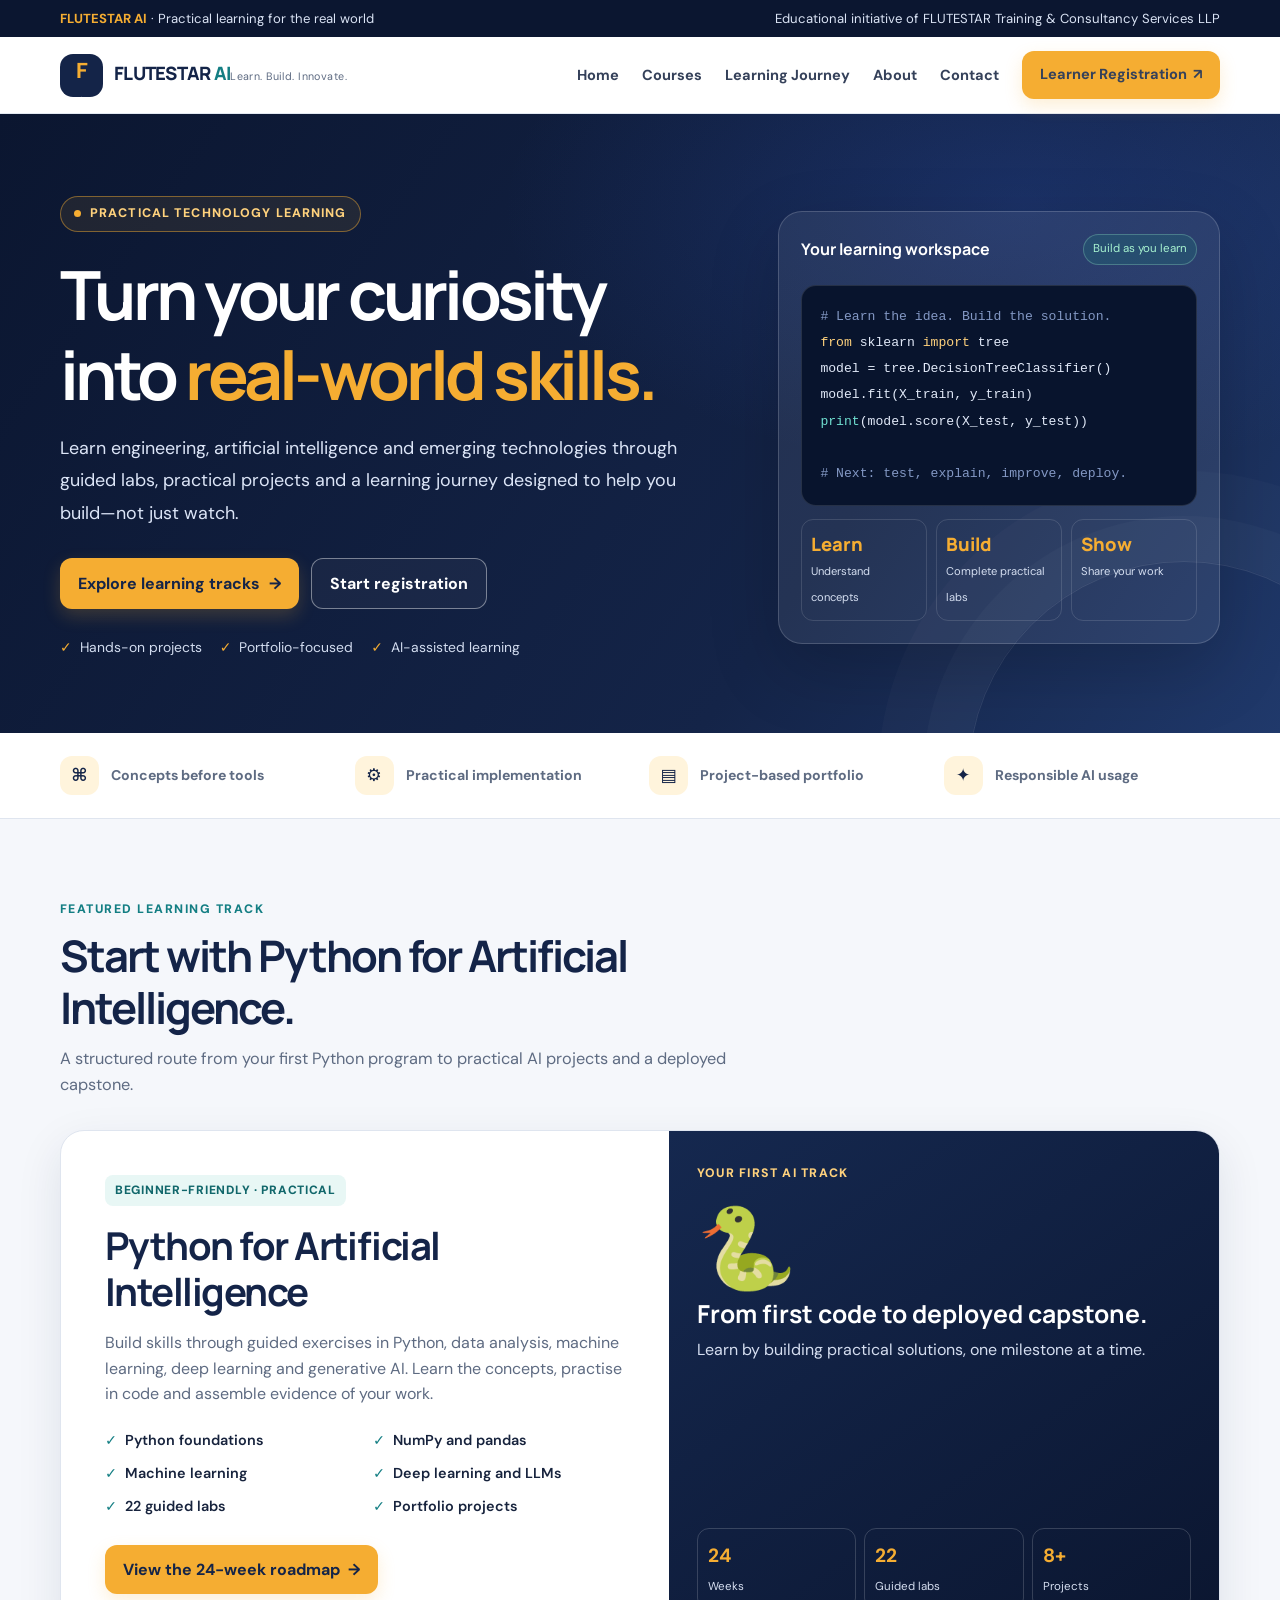
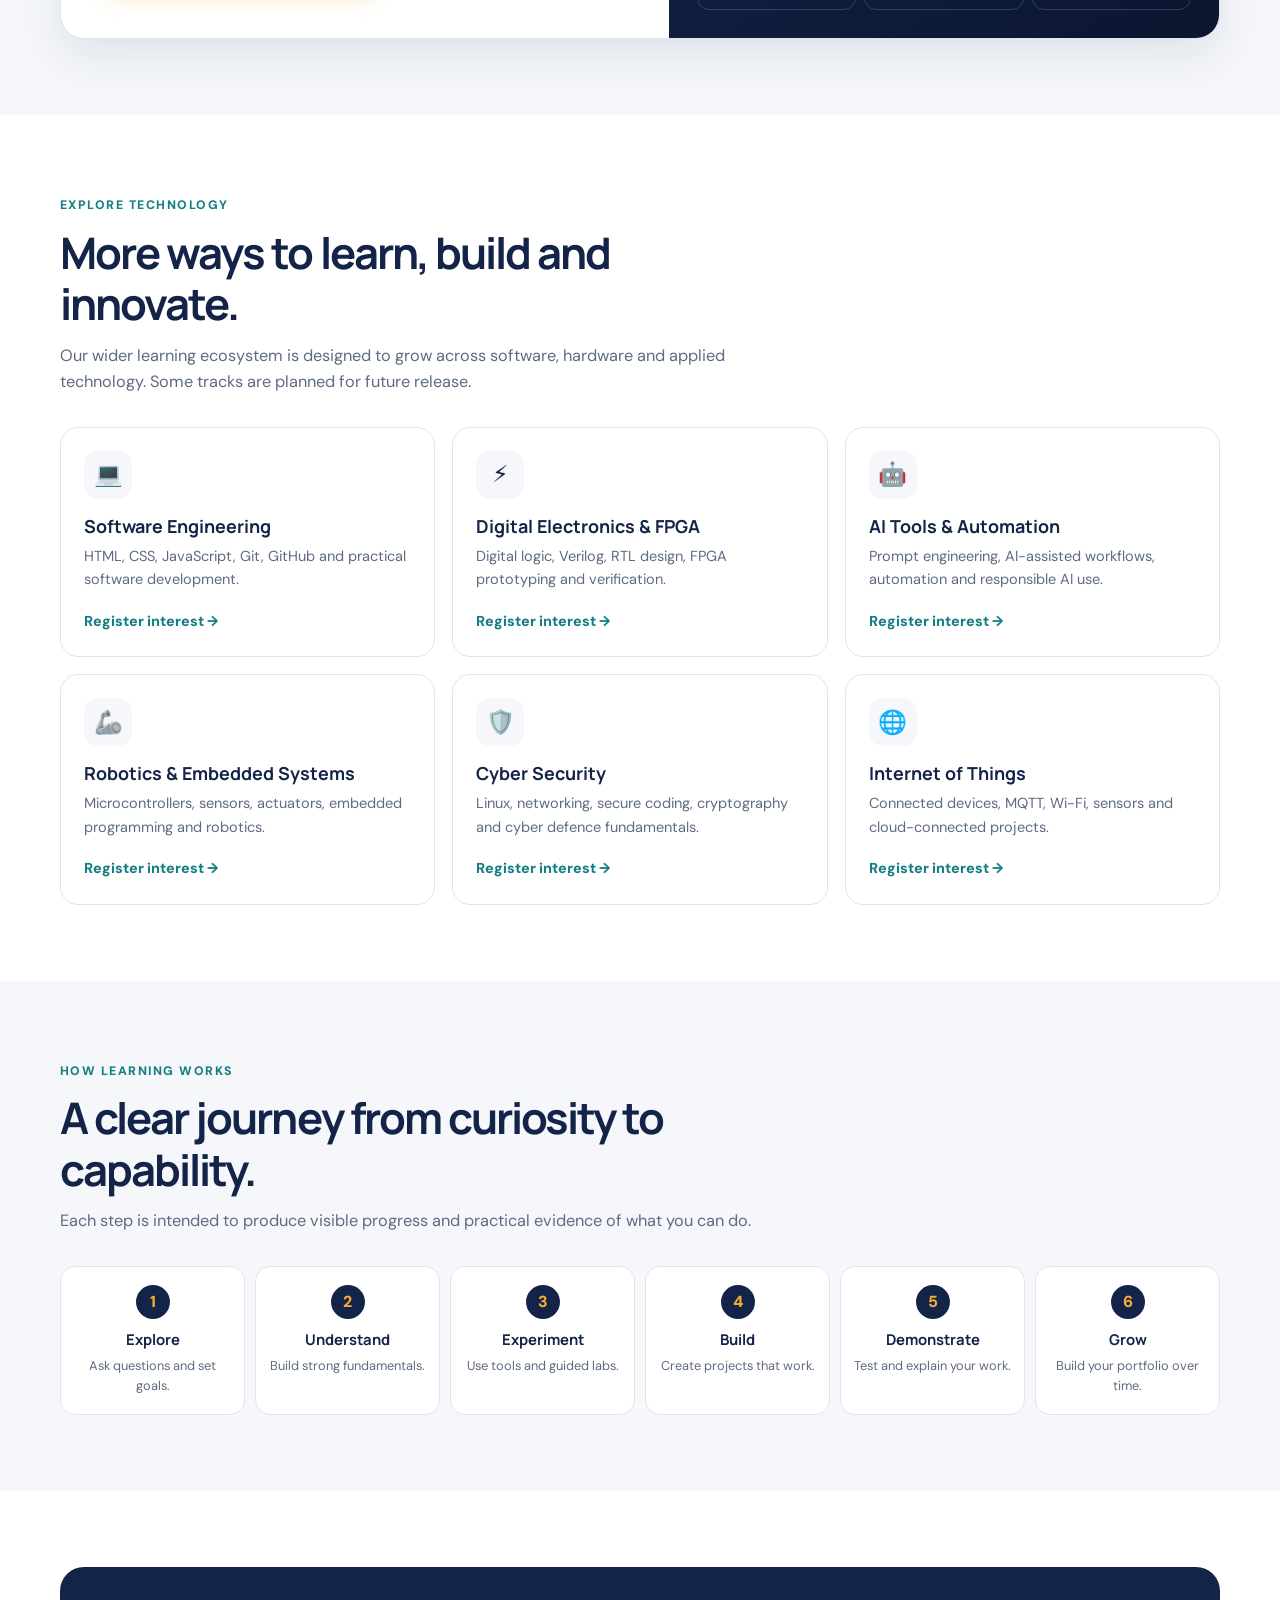
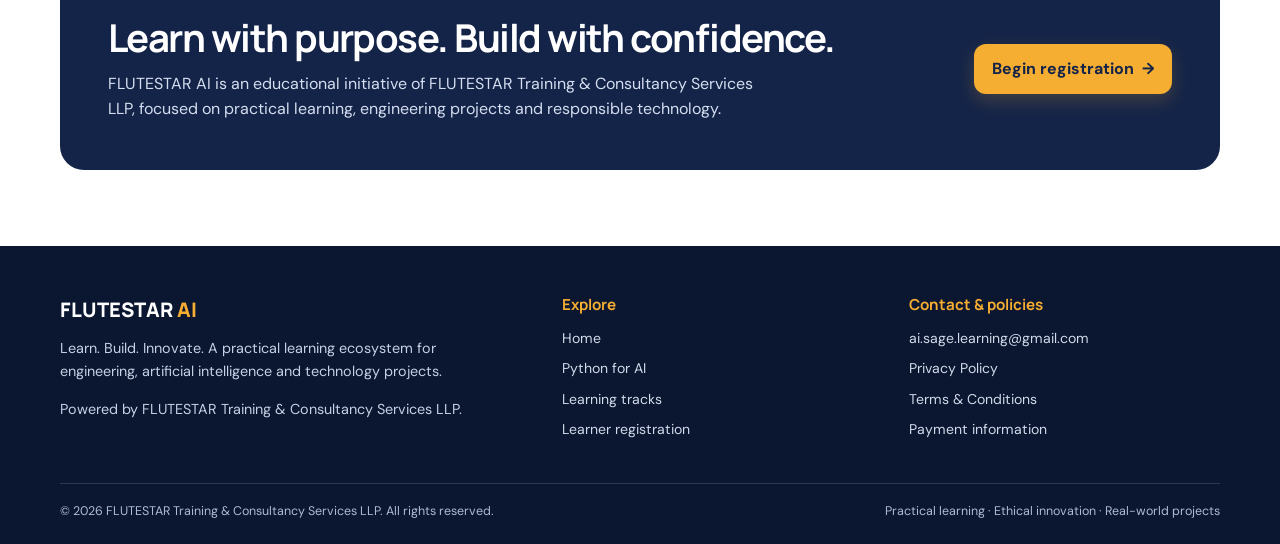
<file: index.html>
<!DOCTYPE html>
<html lang="en">
<head>
  <meta charset="UTF-8">
  <meta name="viewport" content="width=device-width, initial-scale=1">
  <meta name="theme-color" content="#142448">
  <title>FLUTESTAR AI | Learn. Build. Innovate.</title>
  <meta name="description" content="Practical technology learning through guided labs, real-world projects and AI-assisted learning, powered by FLUTESTAR Training & Consultancy Services LLP.">
  <link rel="preconnect" href="https://fonts.googleapis.com">
  <link rel="preconnect" href="https://fonts.gstatic.com" crossorigin>
  <link href="https://fonts.googleapis.com/css2?family=DM+Sans:wght@400;500;600;700&family=Manrope:wght@400;500;600;700;800&display=swap" rel="stylesheet">
  <style>
    :root{--navy:#142448;--navy2:#0b1630;--amber:#f5ad32;--amber-light:#fff4dc;--ink:#17233d;--muted:#5e6b82;--line:#dfe5ef;--soft:#f5f7fb;--white:#fff;--teal:#137e83;--blue:#315bc8;--radius:20px;--shadow:0 16px 45px rgba(18,36,72,.10)}
    *{box-sizing:border-box}html{scroll-behavior:smooth;scroll-padding-top:88px}body{margin:0;font-family:"DM Sans",system-ui,sans-serif;color:var(--ink);background:#fff;line-height:1.6}a{color:inherit}button,a{-webkit-tap-highlight-color:transparent}.container{width:min(1160px,calc(100% - 40px));margin-inline:auto}
    .topline{background:var(--navy2);color:#dbe4f5;font-size:.82rem;padding:8px 0}.topline .container{display:flex;justify-content:space-between;gap:12px;flex-wrap:wrap}.topline strong{color:var(--amber)}
    header{position:sticky;top:0;z-index:20;background:rgba(255,255,255,.96);backdrop-filter:blur(14px);border-bottom:1px solid rgba(223,229,239,.85)}.navbar{min-height:76px;display:flex;align-items:center;justify-content:space-between;gap:24px}.brand{display:flex;align-items:center;gap:11px;text-decoration:none;min-width:230px}.brand-mark{width:43px;height:43px;border-radius:13px;background:var(--navy);color:var(--amber);display:grid;place-items:center;font-size:1.35rem;font-weight:800}.brand-name{font:800 1.15rem Manrope,sans-serif;letter-spacing:-.04em;color:var(--navy);line-height:1.15}.brand-name span{color:var(--teal)}.brand-caption{font-size:.67rem;color:var(--muted);letter-spacing:.04em;margin-top:4px}.nav-links{display:flex;align-items:center;gap:23px;list-style:none;margin:0;padding:0}.nav-links a{text-decoration:none;font-weight:700;font-size:.91rem;color:#35415a}.nav-links a:hover{color:var(--teal)}.nav-cta,.btn{display:inline-flex;align-items:center;justify-content:center;gap:9px;text-decoration:none;font-weight:700;border-radius:12px;padding:12px 18px;transition:transform .18s,box-shadow .18s,background .18s}.nav-cta,.btn-primary{background:var(--amber);color:var(--navy);box-shadow:0 7px 18px rgba(245,173,50,.20)}.nav-cta:hover,.btn:hover{transform:translateY(-2px)}.menu-toggle{display:none;border:1px solid var(--line);background:#fff;border-radius:10px;padding:9px 12px;font-size:1.2rem;color:var(--navy)}
    .hero{position:relative;overflow:hidden;background:radial-gradient(ellipse at 80% 15%,rgba(49,91,200,.24),transparent 36%),linear-gradient(125deg,var(--navy2),var(--navy) 66%,#20396b);color:white;padding:82px 0 74px}.hero:after{content:"";position:absolute;width:430px;height:430px;border:1px solid rgba(255,255,255,.10);border-radius:50%;right:-120px;bottom:-260px;box-shadow:0 0 0 45px rgba(255,255,255,.025),0 0 0 90px rgba(255,255,255,.02)}.hero-grid{display:grid;grid-template-columns:minmax(0,1.2fr) minmax(300px,.8fr);gap:56px;align-items:center;position:relative;z-index:1}.eyebrow{display:inline-flex;align-items:center;gap:9px;border:1px solid rgba(245,173,50,.45);background:rgba(245,173,50,.09);color:#ffd27d;border-radius:999px;padding:7px 13px;font-size:.78rem;font-weight:800;letter-spacing:.09em;text-transform:uppercase}.eyebrow:before{content:"";width:7px;height:7px;background:var(--amber);border-radius:50%}h1,h2,h3,h4{font-family:Manrope,system-ui,sans-serif;line-height:1.18}h1{font-size:clamp(2.6rem,5.3vw,4.5rem);letter-spacing:-.055em;margin:22px 0 18px;max-width:760px}h1 em{font-style:normal;color:var(--amber)}.hero-copy{font-size:1.12rem;line-height:1.8;color:#dce5f7;max-width:650px}.hero-actions{display:flex;gap:12px;flex-wrap:wrap;margin-top:29px}.btn-outline{border:1px solid rgba(255,255,255,.42);color:#fff;background:rgba(255,255,255,.04)}.hero-trust{display:flex;flex-wrap:wrap;gap:18px;margin-top:27px;color:#d2dcef;font-size:.87rem}.hero-trust span:before{content:"✓";color:var(--amber);font-weight:900;margin-right:8px}.hero-panel{background:rgba(255,255,255,.07);border:1px solid rgba(255,255,255,.17);border-radius:24px;padding:22px;box-shadow:0 25px 70px rgba(0,0,0,.18)}.panel-top{display:flex;align-items:center;justify-content:space-between;gap:10px;margin-bottom:20px}.panel-top strong{font:700 1rem Manrope,sans-serif}.status{font-size:.72rem;color:#a7f3d0;background:rgba(16,185,129,.13);border:1px solid rgba(167,243,208,.28);padding:5px 9px;border-radius:999px}.code-window{background:#08142d;border:1px solid rgba(255,255,255,.12);border-radius:15px;padding:18px;overflow:auto;font:500 .82rem/2 "SFMono-Regular",Consolas,monospace;color:#e1e9f8}.code-muted{color:#8398c4}.code-amber{color:#ffd27d}.code-teal{color:#70e0d1}.panel-bottom{display:grid;grid-template-columns:repeat(3,1fr);gap:9px;margin-top:13px}.mini-stat{border:1px solid rgba(255,255,255,.13);border-radius:12px;padding:11px 9px}.mini-stat b{display:block;color:var(--amber);font:800 1.15rem Manrope,sans-serif}.mini-stat span{font-size:.7rem;color:#d4def0}
    .trust-strip{border-bottom:1px solid var(--line);background:#fff}.trust-grid{display:grid;grid-template-columns:repeat(4,1fr);gap:18px;padding:23px 0}.trust-item{display:flex;align-items:center;gap:12px;color:var(--muted);font-size:.88rem;font-weight:700}.trust-icon{flex:0 0 39px;width:39px;height:39px;display:grid;place-items:center;border-radius:12px;background:var(--amber-light);color:var(--navy);font-size:1.1rem}
    section{padding:76px 0}.section-head{max-width:720px;margin-bottom:32px}.kicker{color:var(--teal);font-weight:800;text-transform:uppercase;font-size:.77rem;letter-spacing:.12em}.section-head h2{font-size:clamp(2rem,3.4vw,2.8rem);letter-spacing:-.045em;margin:10px 0 13px;color:var(--navy)}.section-head p{color:var(--muted);font-size:1.02rem;margin:0}.featured{background:var(--soft)}.course-card{display:grid;grid-template-columns:minmax(0,1.05fr) minmax(300px,.95fr);overflow:hidden;background:#fff;border:1px solid var(--line);border-radius:24px;box-shadow:var(--shadow)}.course-content{padding:clamp(24px,4vw,44px)}.course-label{display:inline-block;background:#e8f7f5;color:#11676b;padding:6px 10px;border-radius:8px;font-size:.75rem;font-weight:800;letter-spacing:.06em;text-transform:uppercase}.course-content h3{font-size:clamp(1.8rem,3vw,2.4rem);letter-spacing:-.04em;color:var(--navy);margin:17px 0 12px}.course-content p{color:var(--muted)}.course-points{display:grid;grid-template-columns:1fr 1fr;gap:10px 16px;padding:0;margin:22px 0 27px;list-style:none}.course-points li{font-size:.9rem;font-weight:600}.course-points li:before{content:"✓";color:var(--teal);font-weight:900;margin-right:8px}.course-visual{padding:28px;background:linear-gradient(145deg,#15284f,#0b1630);display:flex;flex-direction:column;justify-content:space-between;color:#fff;min-height:330px}.course-visual .visual-tag{font-size:.77rem;color:#ffd27d;font-weight:800;letter-spacing:.1em;text-transform:uppercase}.course-visual .big-python{font-size:5rem;line-height:1;margin:24px 0 10px}.course-visual h4{font-size:1.55rem;margin:0 0 9px}.course-visual p{color:#d5def0;margin:0}.course-metrics{display:grid;grid-template-columns:repeat(3,1fr);gap:8px;margin-top:30px}.course-metrics div{border:1px solid rgba(255,255,255,.17);border-radius:12px;padding:12px 10px}.course-metrics b{display:block;color:var(--amber);font-size:1.2rem}.course-metrics span{font-size:.72rem;color:#d5def0}
    .paths{display:grid;grid-template-columns:repeat(3,1fr);gap:17px}.path-card{border:1px solid var(--line);border-radius:18px;padding:23px;background:#fff;transition:transform .18s,box-shadow .18s}.path-card:hover{transform:translateY(-3px);box-shadow:var(--shadow)}.path-icon{width:48px;height:48px;border-radius:14px;display:grid;place-items:center;background:var(--soft);font-size:1.45rem}.path-card h3{font-size:1.12rem;color:var(--navy);margin:17px 0 8px}.path-card p{font-size:.91rem;color:var(--muted);margin:0 0 16px}.text-link{color:var(--teal);font-weight:800;text-decoration:none;font-size:.9rem}.text-link:hover{text-decoration:underline}.planned{font-size:.72rem;color:var(--muted);background:var(--soft);padding:4px 8px;border-radius:7px;margin-left:6px}
    .journey-section{background:var(--soft)}.journey-grid{display:grid;grid-template-columns:repeat(6,1fr);gap:10px}.journey-step{background:#fff;border:1px solid var(--line);border-radius:15px;padding:18px 13px;text-align:center}.journey-num{width:34px;height:34px;border-radius:50%;display:grid;place-items:center;margin:0 auto 12px;background:var(--navy);color:var(--amber);font-weight:800}.journey-step h3{font-size:.93rem;margin:0 0 7px;color:var(--navy)}.journey-step p{font-size:.8rem;color:var(--muted);margin:0}
    .cta-band{background:var(--navy);color:#fff;border-radius:24px;padding:clamp(26px,5vw,48px);display:flex;justify-content:space-between;align-items:center;gap:24px}.cta-band h2{font-size:clamp(1.8rem,3vw,2.4rem);letter-spacing:-.04em;margin:0 0 10px}.cta-band p{color:#d5def0;margin:0;max-width:650px}.cta-band .btn{flex-shrink:0}
    footer{background:var(--navy2);color:#fff;padding:50px 0 22px}.footer-grid{display:grid;grid-template-columns:1.5fr 1fr 1fr;gap:35px;padding-bottom:34px}.footer-brand{font:800 1.25rem Manrope,sans-serif}.footer-brand span{color:var(--amber)}.footer-copy{max-width:420px;color:#c6d1e5;font-size:.9rem}.footer-col h3{font-size:.95rem;color:var(--amber);margin:0 0 13px}.footer-col a,.footer-col p{display:block;color:#d1daea;text-decoration:none;font-size:.88rem;margin:8px 0}.footer-col a:hover{color:var(--amber)}.footer-bottom{border-top:1px solid rgba(255,255,255,.14);padding-top:18px;display:flex;justify-content:space-between;gap:15px;flex-wrap:wrap;color:#aebbd3;font-size:.78rem}.footer-bottom p{margin:0}
    @media(max-width:900px){.nav-links{gap:13px}.nav-links a{font-size:.83rem}.hero-grid{gap:30px}.journey-grid{grid-template-columns:repeat(3,1fr)}.paths{grid-template-columns:repeat(2,1fr)}.trust-grid{grid-template-columns:repeat(2,1fr)}}
    @media(max-width:700px){.container{width:min(100% - 30px,1160px)}.topline .container{justify-content:center;text-align:center}.navbar{min-height:68px}.brand{min-width:0}.brand-caption{max-width:210px}.menu-toggle{display:block}.nav-links{display:none;position:absolute;top:68px;left:0;right:0;padding:18px 20px 22px;background:#fff;border-bottom:1px solid var(--line);box-shadow:0 15px 25px rgba(18,36,72,.08);flex-direction:column;align-items:stretch;gap:0}.nav-links.open{display:flex}.nav-links li a{display:block;padding:12px 6px;font-size:.95rem}.nav-links .nav-cta{margin-top:8px;text-align:center}.hero{padding:57px 0 52px}.hero-grid{grid-template-columns:1fr}.hero-panel{max-width:520px}.hero h1{font-size:clamp(2.5rem,12vw,3.6rem)}.hero-copy{font-size:1rem}.trust-grid{gap:13px}.trust-item{font-size:.8rem}.trust-icon{flex-basis:34px;width:34px;height:34px}.section{padding:55px 0}section{padding:57px 0}.course-card{grid-template-columns:1fr}.course-visual{min-height:300px}.course-points{grid-template-columns:1fr}.paths{grid-template-columns:1fr}.journey-grid{grid-template-columns:repeat(2,1fr)}.cta-band{align-items:flex-start;flex-direction:column}.footer-grid{grid-template-columns:1fr;gap:22px}.panel-bottom span{font-size:.66rem}}
    @media(prefers-reduced-motion:reduce){html{scroll-behavior:auto}*,*:before,*:after{transition:none!important}}
  </style>
</head>
<body>
  <div class="topline"><div class="container"><span><strong>FLUTESTAR AI</strong> · Practical learning for the real world</span><span>Educational initiative of FLUTESTAR Training &amp; Consultancy Services LLP</span></div></div>
  <header>
    <nav class="navbar container" aria-label="Main navigation">
      <a class="brand" href="index.html" aria-label="FLUTESTAR AI home">
        <span class="brand-mark">F<span style="color:#fff">✦</span></span>
        <span><span class="brand-name">FLUTESTAR <span>AI</span></span><span class="brand-caption">Learn. Build. Innovate.</span></span>
      </a>
      <button class="menu-toggle" type="button" aria-label="Open navigation menu" aria-expanded="false" aria-controls="primary-nav">☰</button>
      <ul class="nav-links" id="primary-nav">
        <li><a href="#home">Home</a></li><li><a href="#courses">Courses</a></li><li><a href="#journey">Learning Journey</a></li><li><a href="#about">About</a></li><li><a href="#contact">Contact</a></li>
        <li><a class="nav-cta" href="register.html">Learner Registration&nbsp; ↗</a></li>
      </ul>
    </nav>
  </header>

  <main>
    <section class="hero" id="home">
      <div class="container hero-grid">
        <div>
          <span class="eyebrow">Practical technology learning</span>
          <h1>Turn your curiosity into <em>real-world skills.</em></h1>
          <p class="hero-copy">Learn engineering, artificial intelligence and emerging technologies through guided labs, practical projects and a learning journey designed to help you build—not just watch.</p>
          <div class="hero-actions"><a class="btn btn-primary" href="#courses">Explore learning tracks <span aria-hidden="true">→</span></a><a class="btn btn-outline" href="register.html">Start registration</a></div>
          <div class="hero-trust"><span>Hands-on projects</span><span>Portfolio-focused</span><span>AI-assisted learning</span></div>
        </div>
        <aside class="hero-panel" aria-label="Learning approach preview">
          <div class="panel-top"><strong>Your learning workspace</strong><span class="status">Build as you learn</span></div>
          <div class="code-window"><div class="code-muted"># Learn the idea. Build the solution.</div><div><span class="code-amber">from</span> sklearn <span class="code-amber">import</span> tree</div><div>model = tree.DecisionTreeClassifier()</div><div>model.fit(X_train, y_train)</div><div><span class="code-teal">print</span>(model.score(X_test, y_test))</div><br><div class="code-muted"># Next: test, explain, improve, deploy.</div></div>
          <div class="panel-bottom"><div class="mini-stat"><b>Learn</b><span>Understand concepts</span></div><div class="mini-stat"><b>Build</b><span>Complete practical labs</span></div><div class="mini-stat"><b>Show</b><span>Share your work</span></div></div>
        </aside>
      </div>
    </section>

    <div class="trust-strip"><div class="container trust-grid">
      <div class="trust-item"><span class="trust-icon">⌘</span><span>Concepts before tools</span></div><div class="trust-item"><span class="trust-icon">⚙</span><span>Practical implementation</span></div><div class="trust-item"><span class="trust-icon">▤</span><span>Project-based portfolio</span></div><div class="trust-item"><span class="trust-icon">✦</span><span>Responsible AI usage</span></div>
    </div></div>

    <section class="featured" id="courses">
      <div class="container">
        <div class="section-head"><span class="kicker">Featured learning track</span><h2>Start with Python for Artificial Intelligence.</h2><p>A structured route from your first Python program to practical AI projects and a deployed capstone.</p></div>
        <article class="course-card">
          <div class="course-content"><span class="course-label">Beginner-friendly · Practical</span><h3>Python for Artificial Intelligence</h3><p>Build skills through guided exercises in Python, data analysis, machine learning, deep learning and generative AI. Learn the concepts, practise in code and assemble evidence of your work.</p>
            <ul class="course-points"><li>Python foundations</li><li>NumPy and pandas</li><li>Machine learning</li><li>Deep learning and LLMs</li><li>22 guided labs</li><li>Portfolio projects</li></ul>
            <a class="btn btn-primary" href="python-for-ai-roadmap.html">View the 24-week roadmap&nbsp; →</a>
          </div>
          <div class="course-visual"><div><span class="visual-tag">Your first AI track</span><div class="big-python">🐍</div><h4>From first code to deployed capstone.</h4><p>Learn by building practical solutions, one milestone at a time.</p></div><div class="course-metrics"><div><b>24</b><span>Weeks</span></div><div><b>22</b><span>Guided labs</span></div><div><b>8+</b><span>Projects</span></div></div></div>
        </article>
      </div>
    </section>

    <section id="paths">
      <div class="container">
        <div class="section-head"><span class="kicker">Explore technology</span><h2>More ways to learn, build and innovate.</h2><p>Our wider learning ecosystem is designed to grow across software, hardware and applied technology. Some tracks are planned for future release.</p></div>
        <div class="paths">
          <article class="path-card"><div class="path-icon">💻</div><h3>Software Engineering</h3><p>HTML, CSS, JavaScript, Git, GitHub and practical software development.</p><a class="text-link" href="register.html">Register interest →</a></article>
          <article class="path-card"><div class="path-icon">⚡</div><h3>Digital Electronics &amp; FPGA</h3><p>Digital logic, Verilog, RTL design, FPGA prototyping and verification.</p><a class="text-link" href="register.html">Register interest →</a></article>
          <article class="path-card"><div class="path-icon">🤖</div><h3>AI Tools &amp; Automation</h3><p>Prompt engineering, AI-assisted workflows, automation and responsible AI use.</p><a class="text-link" href="register.html">Register interest →</a></article>
          <article class="path-card"><div class="path-icon">🦾</div><h3>Robotics &amp; Embedded Systems</h3><p>Microcontrollers, sensors, actuators, embedded programming and robotics.</p><a class="text-link" href="register.html">Register interest →</a></article>
          <article class="path-card"><div class="path-icon">🛡️</div><h3>Cyber Security</h3><p>Linux, networking, secure coding, cryptography and cyber defence fundamentals.</p><a class="text-link" href="register.html">Register interest →</a></article>
          <article class="path-card"><div class="path-icon">🌐</div><h3>Internet of Things</h3><p>Connected devices, MQTT, Wi-Fi, sensors and cloud-connected projects.</p><a class="text-link" href="register.html">Register interest →</a></article>
        </div>
      </div>
    </section>

    <section class="journey-section" id="journey">
      <div class="container"><div class="section-head"><span class="kicker">How learning works</span><h2>A clear journey from curiosity to capability.</h2><p>Each step is intended to produce visible progress and practical evidence of what you can do.</p></div>
        <div class="journey-grid">
          <div class="journey-step"><div class="journey-num">1</div><h3>Explore</h3><p>Ask questions and set goals.</p></div><div class="journey-step"><div class="journey-num">2</div><h3>Understand</h3><p>Build strong fundamentals.</p></div><div class="journey-step"><div class="journey-num">3</div><h3>Experiment</h3><p>Use tools and guided labs.</p></div><div class="journey-step"><div class="journey-num">4</div><h3>Build</h3><p>Create projects that work.</p></div><div class="journey-step"><div class="journey-num">5</div><h3>Demonstrate</h3><p>Test and explain your work.</p></div><div class="journey-step"><div class="journey-num">6</div><h3>Grow</h3><p>Build your portfolio over time.</p></div>
        </div>
      </div>
    </section>

    <section id="about"><div class="container"><div class="cta-band"><div><h2>Learn with purpose. Build with confidence.</h2><p>FLUTESTAR AI is an educational initiative of FLUTESTAR Training &amp; Consultancy Services LLP, focused on practical learning, engineering projects and responsible technology.</p></div><a class="btn btn-primary" href="register.html">Begin registration&nbsp; →</a></div></div></section>
  </main>

  <footer id="contact"><div class="container">
    <div class="footer-grid">
      <div><div class="footer-brand">FLUTESTAR <span>AI</span></div><p class="footer-copy">Learn. Build. Innovate. A practical learning ecosystem for engineering, artificial intelligence and technology projects.</p><p class="footer-copy">Powered by FLUTESTAR Training &amp; Consultancy Services LLP.</p></div>
      <div class="footer-col"><h3>Explore</h3><a href="index.html">Home</a><a href="#courses">Python for AI</a><a href="#paths">Learning tracks</a><a href="register.html">Learner registration</a></div>
      <div class="footer-col"><h3>Contact &amp; policies</h3><a href="mailto:ai.sage.learning@gmail.com">ai.sage.learning@gmail.com</a><a href="privacy.html">Privacy Policy</a><a href="terms.html">Terms &amp; Conditions</a><a href="payment.html">Payment information</a></div>
    </div>
    <div class="footer-bottom"><p>© <span id="year">2026</span> FLUTESTAR Training &amp; Consultancy Services LLP. All rights reserved.</p><p>Practical learning · Ethical innovation · Real-world projects</p></div>
  </div></footer>
  <script>
    const menuButton = document.querySelector('.menu-toggle');
    const nav = document.querySelector('.nav-links');
    menuButton.addEventListener('click', () => {
      const open = nav.classList.toggle('open');
      menuButton.setAttribute('aria-expanded', String(open));
      menuButton.setAttribute('aria-label', open ? 'Close navigation menu' : 'Open navigation menu');
      menuButton.textContent = open ? '✕' : '☰';
    });
    nav.querySelectorAll('a').forEach(link => link.addEventListener('click', () => {
      nav.classList.remove('open');
      menuButton.setAttribute('aria-expanded', 'false');
      menuButton.setAttribute('aria-label', 'Open navigation menu');
      menuButton.textContent = '☰';
    }));
    document.getElementById('year').textContent = new Date().getFullYear();
  </script>
</body>
</html>
</file>
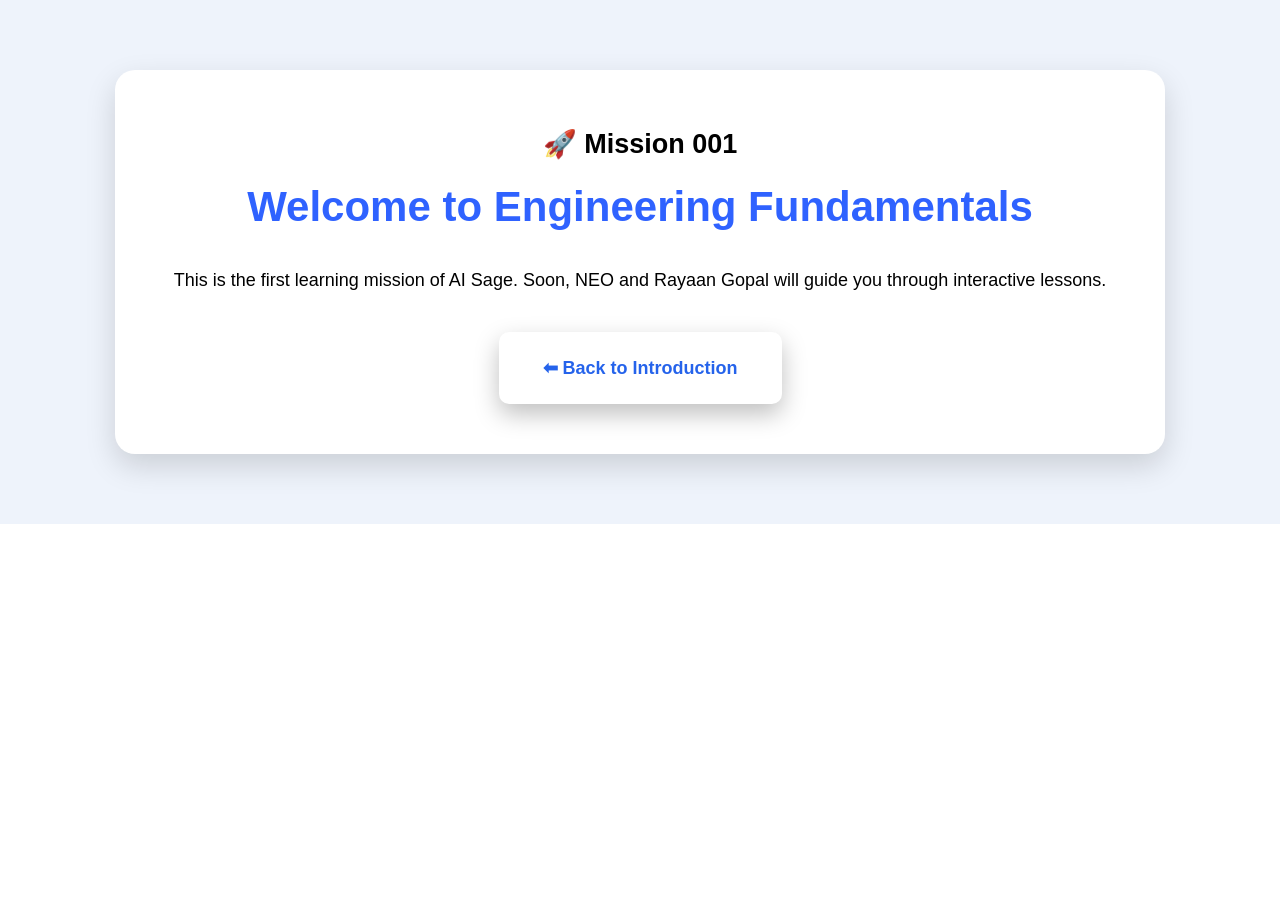
<file: mission001.html>
<!DOCTYPE html>
<html lang="en">

<head>

<meta charset="UTF-8">

<meta name="viewport"
content="width=device-width, initial-scale=1.0">

<title>Mission 001</title>

<link rel="stylesheet"
href="css/style.css">

</head>

<body>

<section class="watch-section">

<div class="watch-card">

<h1>🚀 Mission 001</h1>

<h2>Welcome to Engineering Fundamentals</h2>

<p>

This is the first learning mission of AI Sage.

Soon, NEO and Rayaan Gopal will guide you through interactive lessons.

</p>

<a href="watch.html"
class="btn btn-primary">

⬅ Back to Introduction

</a>

</div>

</section>

</body>

</html>
</file>
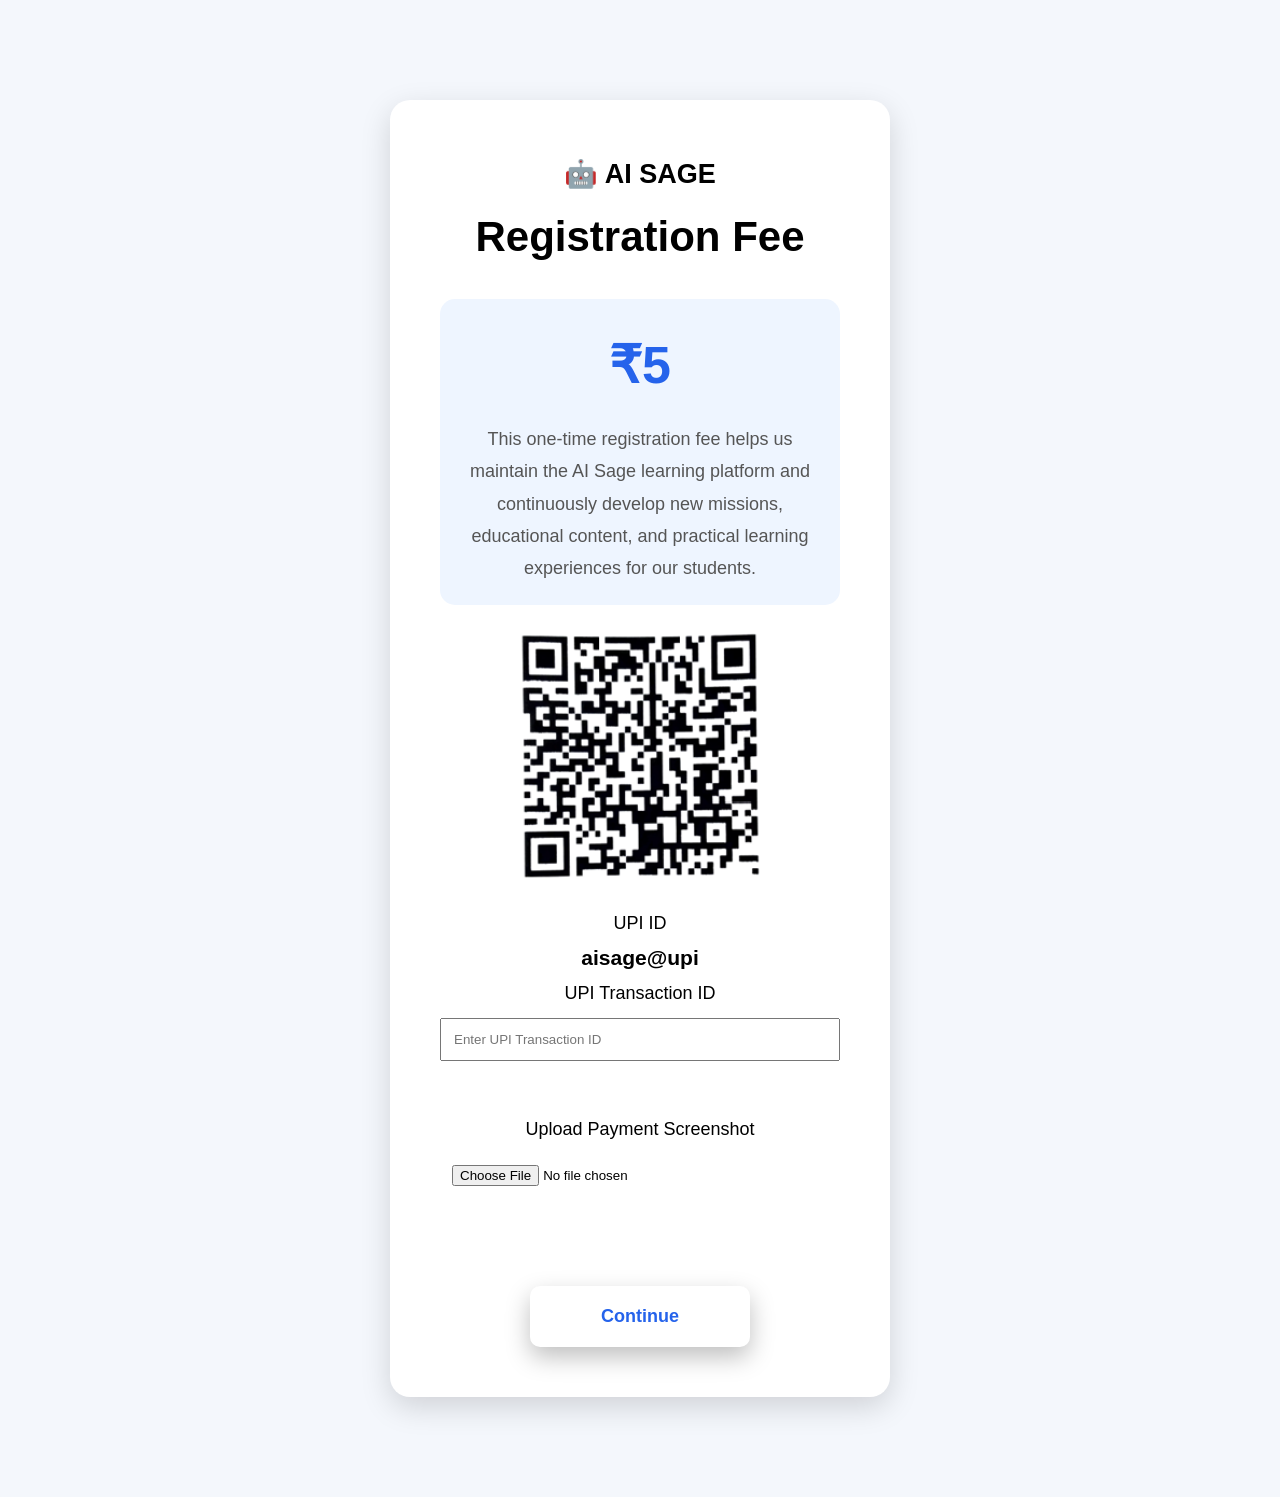
<file: payment.html>
<!DOCTYPE html>

<html lang="en">

<head>

<meta charset="UTF-8">

<meta name="viewport"
content="width=device-width, initial-scale=1.0">

<title>AI Sage Payment</title>

<link rel="stylesheet" href="css/style.css">

</head>

<body>

<section class="payment-section">

<div class="payment-card">

<h1>🤖 AI SAGE</h1>

<h2>

Registration Fee

</h2>

<div class="fee-box">

<h1>

₹5

</h1>

<p>

This one-time registration fee helps us maintain the AI Sage learning platform and continuously develop new missions, educational content, and practical learning experiences for our students.

</p>

</div>

<div class="qr-box">

<img src="images/payment_qr.png"

alt="AI Sage QR Code">

</div>

<p>

UPI ID

</p>

<h3>

aisage@upi

</h3>

<label>

UPI Transaction ID

</label>

<input
    type="text"
    id="transactionId"
    placeholder="Enter UPI Transaction ID"
    required>

<br><br>

<label>

Upload Payment Screenshot

</label>

<input

type="file"

id="paymentScreenshot"

accept="image/*"
required>

<br><br>

<button

class="btn btn-primary"

id="verifyPayment">

Continue

</button>

</div>

</section>

<!-- ===================================== -->
<!-- AI Sage Loading Screen -->
<!-- ===================================== -->

<div id="loadingBox" class="loading-box">

    <h2>⏳ Submitting Registration...</h2>

    <p>Please don't close this page.</p>

    <div class="progress-bar">

        <div class="progress-fill"></div>

    </div>

</div>


<script src="js/payment.js"></script>

</body>


</html>
</file>
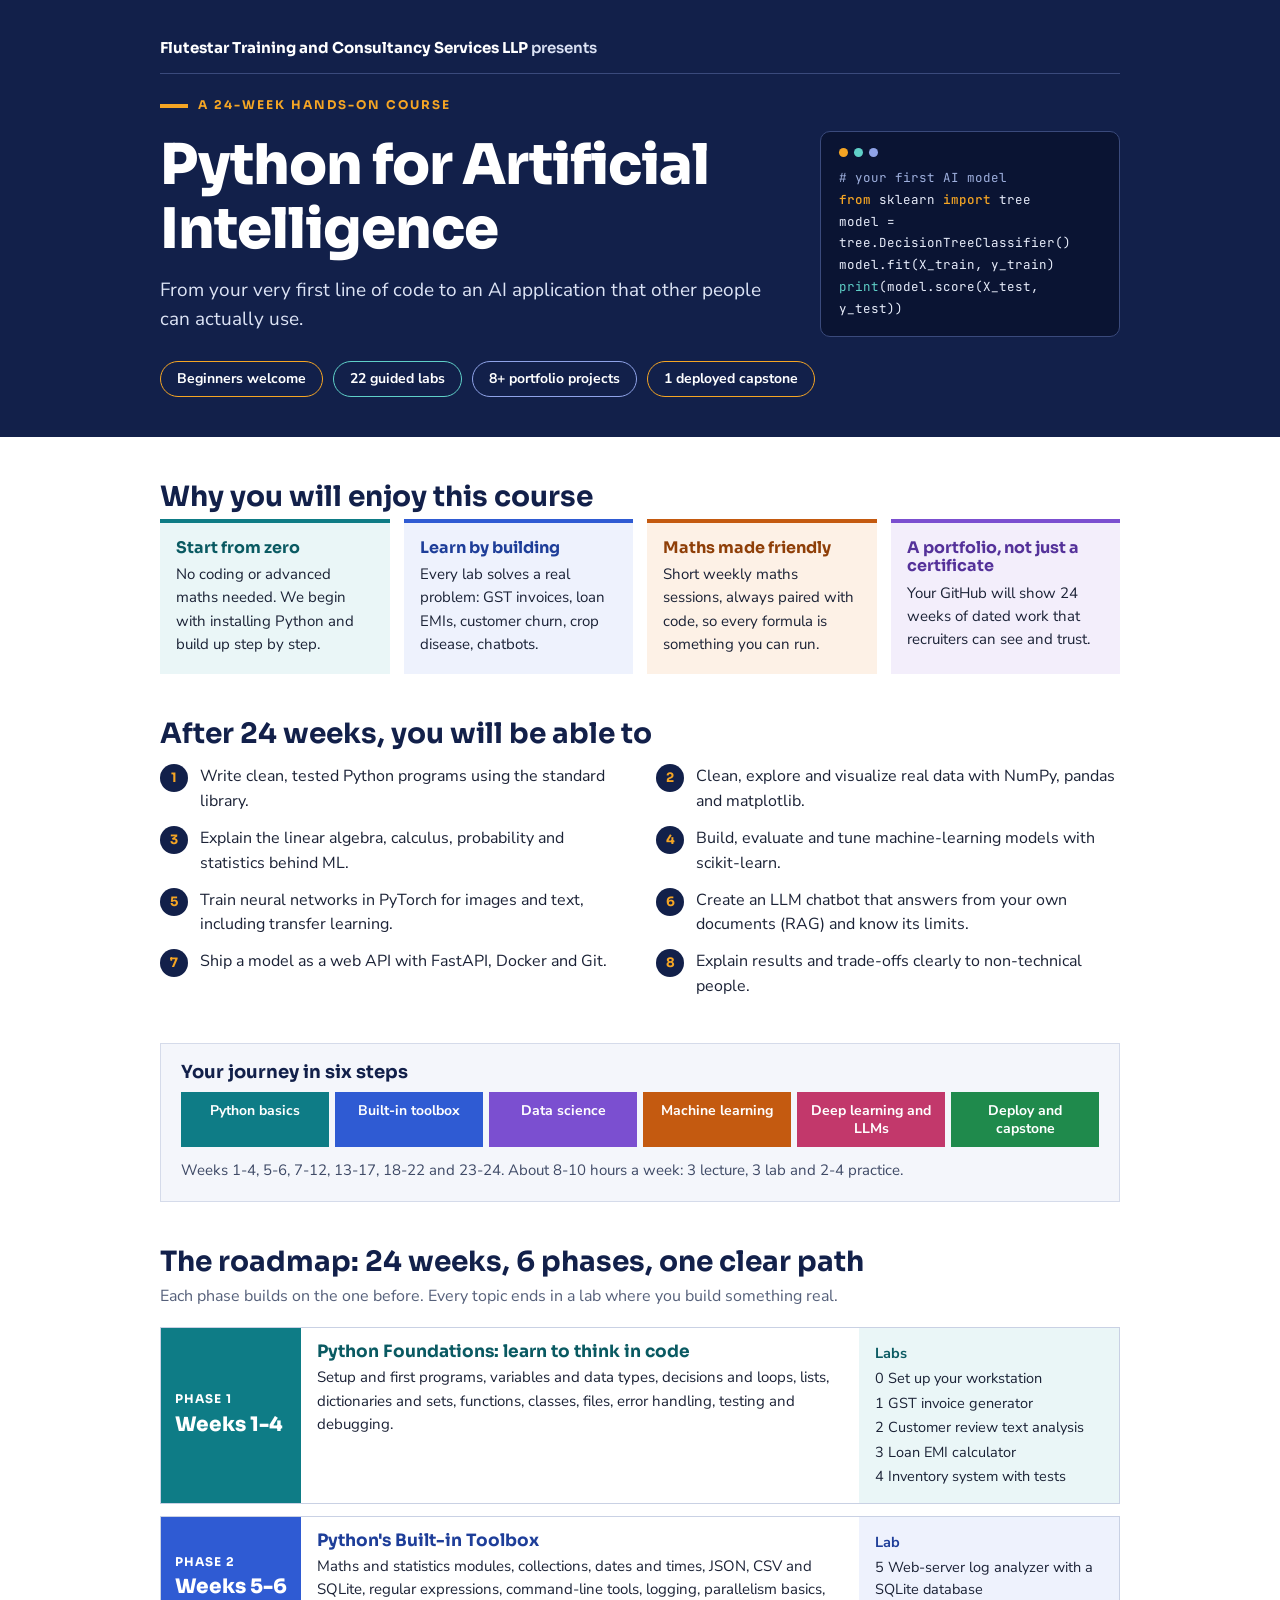
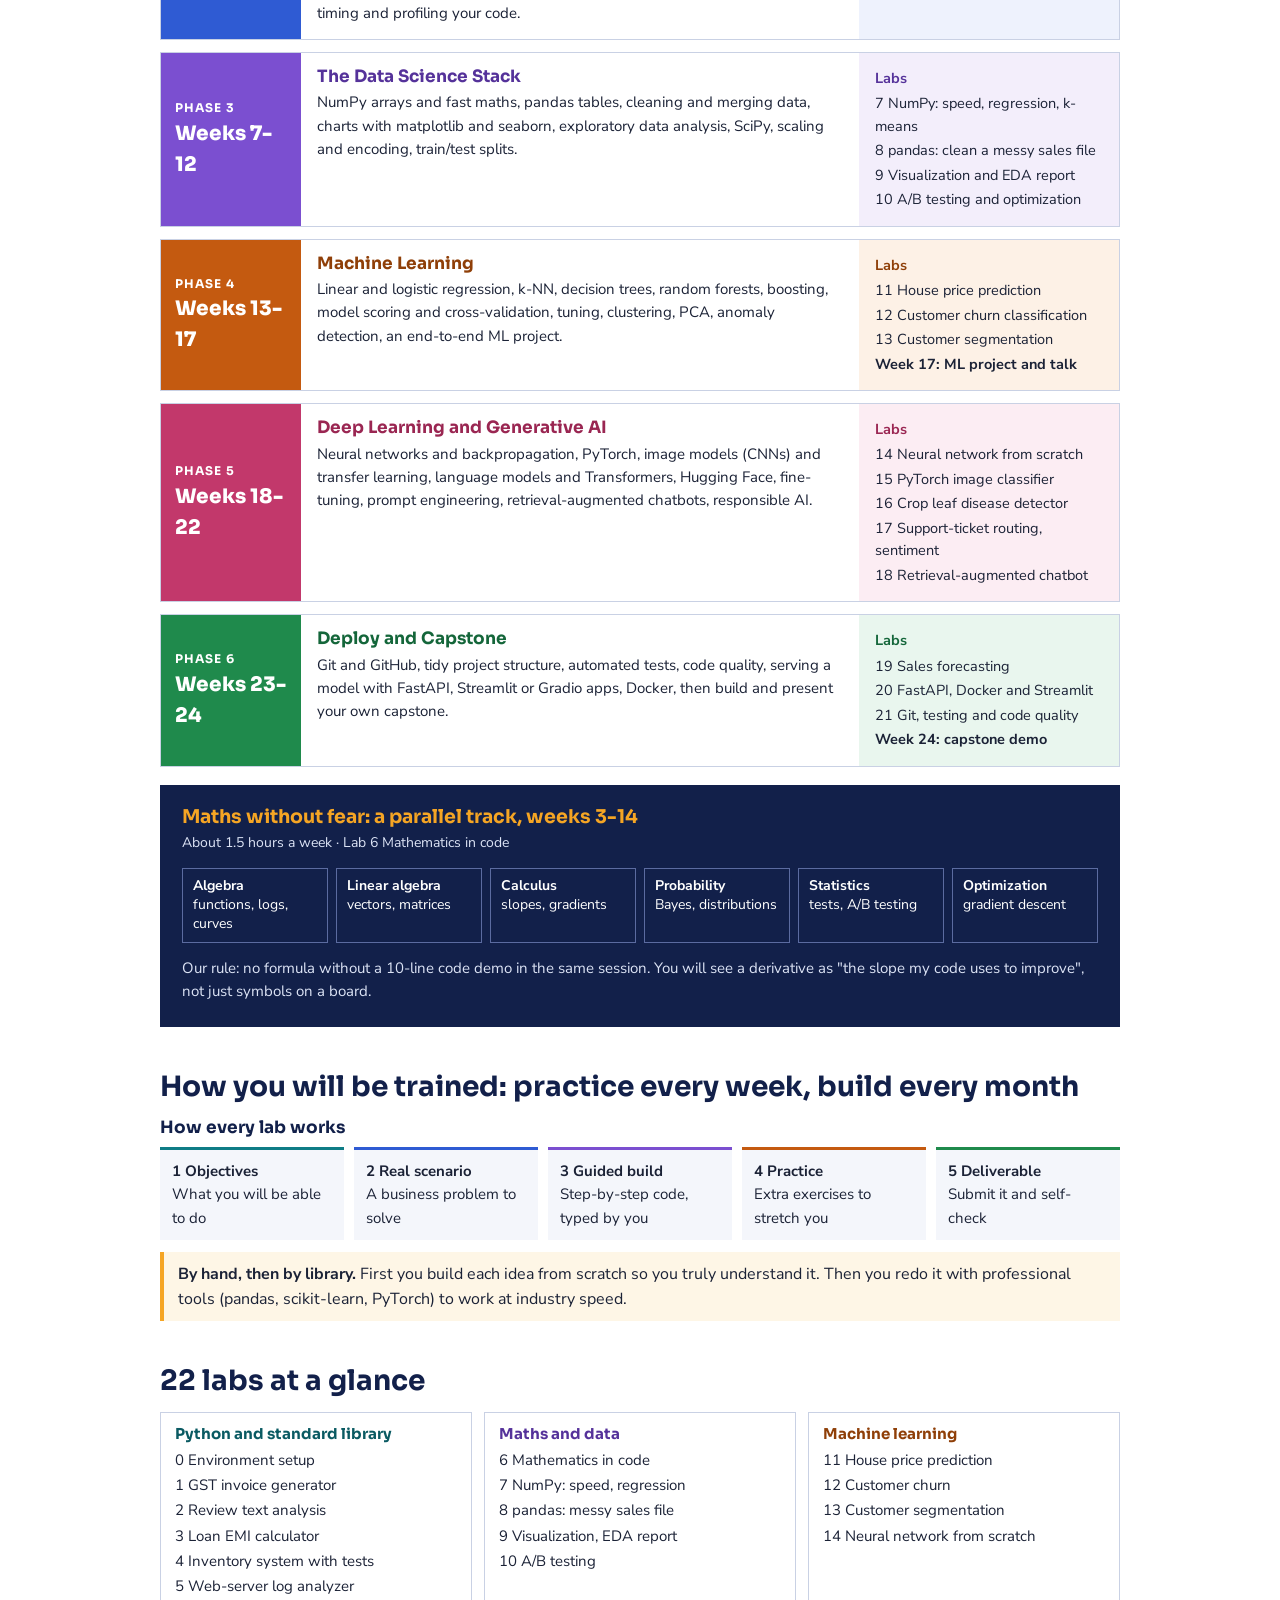
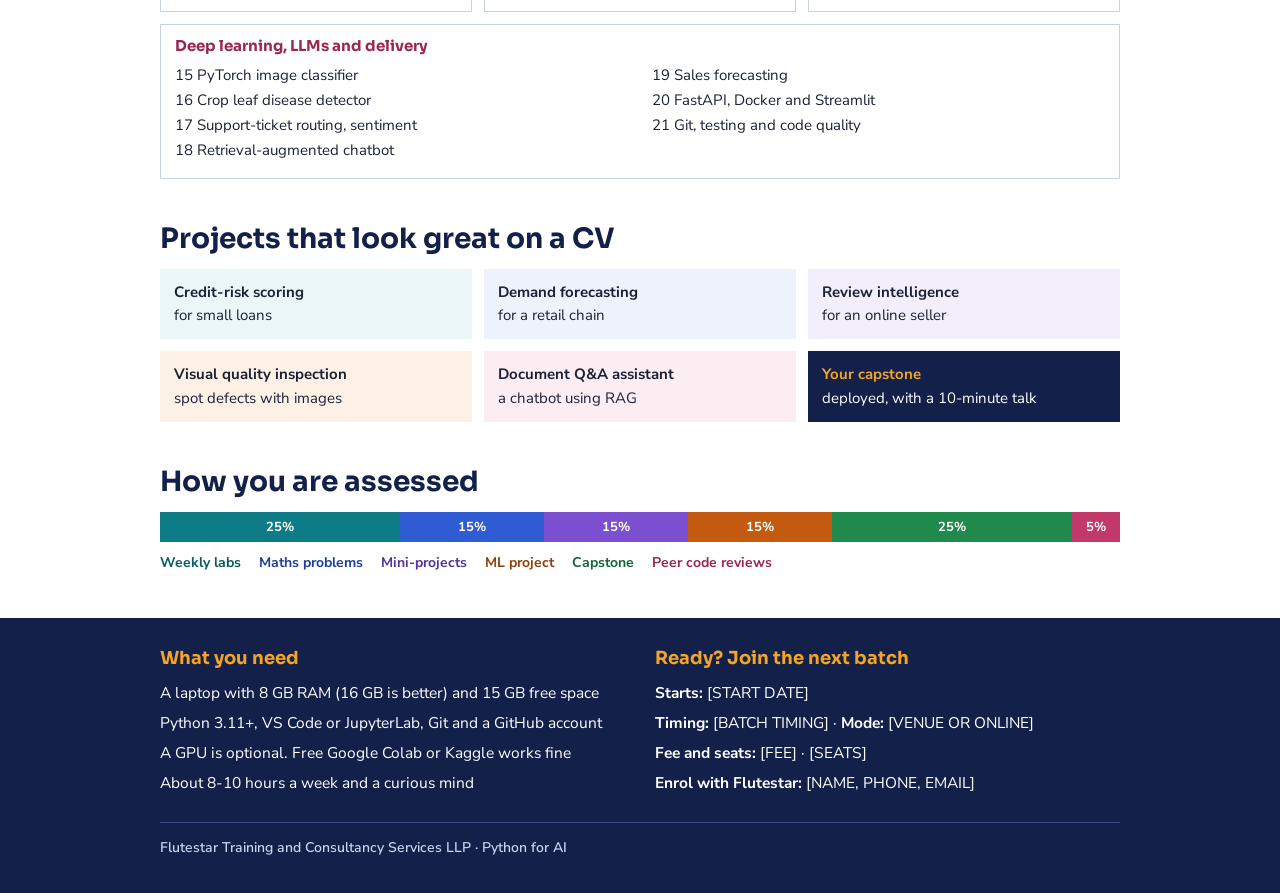
<file: python-for-ai-roadmap.html>
<!doctype html>
<html lang="en">
<head>
<meta charset="utf-8">
<meta name="viewport" content="width=device-width, initial-scale=1">
<title>Python for Artificial Intelligence | Flutestar Training and Consultancy Services LLP</title>
<meta name="description" content="A 24-week hands-on Python for AI course for beginners: 22 labs, 8+ projects and a deployed capstone.">
<link rel="preconnect" href="https://fonts.googleapis.com">
<link href="https://fonts.googleapis.com/css2?family=Sora:wght@600;700;800&family=Nunito+Sans:wght@400;600;700&family=JetBrains+Mono:wght@500&display=swap" rel="stylesheet">
<style>
/* All rules are scoped to .fs-roadmap so this block can be pasted into any website without clashing. */
.fs-roadmap{--navy:#12204A;--ink:#1B2236;--muted:#55607A;--amber:#F5A524;--teal:#0E7C86;--blue:#2F5BD3;--purple:#7B4FD0;--orange:#C45A10;--magenta:#C2386B;--green:#1F8A4C;--line:#C9D1E4;--soft:#F4F6FB;
  font-family:'Nunito Sans',system-ui,sans-serif;font-size:16px;line-height:1.55;color:var(--ink);background:#fff;}
.fs-roadmap *{box-sizing:border-box}
.fs-roadmap h1,.fs-roadmap h2,.fs-roadmap h3{font-family:'Sora',sans-serif;margin:0;line-height:1.15}
.fs-roadmap p{margin:0}
.fs-roadmap .wrap{max-width:1000px;margin:0 auto;padding:0 20px}
.fs-roadmap section{padding:44px 0 0}
.fs-roadmap h2.sec{font-size:clamp(22px,3.4vw,28px);color:var(--navy);margin-bottom:6px}
.fs-roadmap .lead{color:var(--muted);margin-bottom:18px}

/* hero */
.fs-roadmap .hero{background:var(--navy);color:#fff;padding:36px 0 40px}
.fs-roadmap .firm{font-family:'Sora',sans-serif;font-weight:700;font-size:15px;border-bottom:1px solid #3A4A7C;padding-bottom:14px;margin-bottom:22px}
.fs-roadmap .firm span{font-weight:600;color:#DCE3F5}
.fs-roadmap .eyebrow{display:flex;align-items:center;gap:10px;font-family:'Sora',sans-serif;font-weight:700;font-size:12px;letter-spacing:2px;color:var(--amber);margin-bottom:16px}
.fs-roadmap .eyebrow:before{content:"";width:28px;height:4px;background:var(--amber)}
.fs-roadmap .hero-grid{display:grid;grid-template-columns:minmax(0,1fr) 300px;gap:32px;align-items:center}
.fs-roadmap .hero h1{font-size:clamp(34px,6vw,56px);font-weight:800;letter-spacing:-1px;margin-bottom:14px}
.fs-roadmap .hero p{font-size:clamp(16px,2.2vw,19px);color:#DCE3F5}
.fs-roadmap .code{background:#0A1433;border:1px solid #3A4A7C;border-radius:10px;padding:16px 18px;font-family:'JetBrains Mono',monospace;font-size:12.5px;line-height:1.75;color:#E8EDFB;overflow-x:auto}
.fs-roadmap .code i{font-style:normal;color:#9FB0DE}
.fs-roadmap .code b{font-weight:500;color:var(--amber)}
.fs-roadmap .code u{text-decoration:none;color:#5FD0C8}
.fs-roadmap .dots{display:flex;gap:6px;margin-bottom:10px}
.fs-roadmap .dots span{width:9px;height:9px;border-radius:50%}
.fs-roadmap .chips{display:flex;flex-wrap:wrap;gap:10px;margin-top:24px}
.fs-roadmap .chip{border:1.5px solid var(--amber);border-radius:999px;padding:6px 16px;font-weight:700;font-size:14px}
.fs-roadmap .chip:nth-child(2){border-color:#5FD0C8}.fs-roadmap .chip:nth-child(3){border-color:#8FA3E8}

/* cards */
.fs-roadmap .grid4{display:grid;grid-template-columns:repeat(auto-fit,minmax(210px,1fr));gap:14px}
.fs-roadmap .card{padding:16px 16px 18px;border-top:4px solid var(--c);background:var(--bg)}
.fs-roadmap .card h3{font-size:16px;color:var(--t);margin-bottom:6px}
.fs-roadmap .card p{font-size:15px}
.fs-roadmap .teal{--c:#0E7C86;--bg:#EAF6F7;--t:#0A5A62}.fs-roadmap .blue{--c:#2F5BD3;--bg:#EEF2FD;--t:#1E3E99}
.fs-roadmap .orange{--c:#C45A10;--bg:#FDF1E6;--t:#8F3F08}.fs-roadmap .purple{--c:#7B4FD0;--bg:#F3EEFB;--t:#55329A}
.fs-roadmap .magenta{--c:#C2386B;--bg:#FCEDF3;--t:#9A2652}.fs-roadmap .green{--c:#1F8A4C;--bg:#E9F6EE;--t:#14663A}

/* outcomes */
.fs-roadmap .outcomes{list-style:none;margin:0;padding:0;display:grid;grid-template-columns:repeat(auto-fit,minmax(300px,1fr));gap:12px 32px;counter-reset:o}
.fs-roadmap .outcomes li{display:flex;gap:12px;align-items:flex-start;counter-increment:o}
.fs-roadmap .outcomes li:before{content:counter(o);flex-shrink:0;width:28px;height:28px;border-radius:50%;background:var(--navy);color:var(--amber);font-family:'Sora',sans-serif;font-weight:700;font-size:13px;display:flex;align-items:center;justify-content:center}

/* journey */
.fs-roadmap .journey{display:grid;grid-template-columns:repeat(auto-fit,minmax(130px,1fr));gap:6px;margin-top:10px}
.fs-roadmap .journey div{background:var(--c);color:#fff;padding:10px 8px;text-align:center;font-weight:700;font-size:14px;line-height:1.25}
.fs-roadmap .panel{background:var(--soft);border:1px solid #D5DBEA;padding:18px 20px}
.fs-roadmap .panel .note{margin-top:12px;font-size:15px;color:#3F4A66}

/* phases */
.fs-roadmap .phase{display:grid;grid-template-columns:140px minmax(0,1fr) 260px;border:1px solid var(--line);margin-bottom:12px}
.fs-roadmap .phase .when{background:var(--c);color:#fff;padding:14px;display:flex;flex-direction:column;justify-content:center}
.fs-roadmap .phase .when small{font-family:'Sora',sans-serif;font-weight:700;font-size:12px;letter-spacing:1px}
.fs-roadmap .phase .when strong{font-family:'Sora',sans-serif;font-weight:800;font-size:20px}
.fs-roadmap .phase .what{padding:14px 16px}
.fs-roadmap .phase .what h3{font-size:17px;color:var(--t);margin-bottom:5px}
.fs-roadmap .phase .what p{font-size:15px}
.fs-roadmap .phase .labs{background:var(--bg);padding:14px 16px;font-size:14.5px}
.fs-roadmap .phase .labs b{display:block;color:var(--t);margin-bottom:2px}
.fs-roadmap .phase .labs div{padding:1px 0}

/* maths */
.fs-roadmap .maths{background:var(--navy);color:#fff;padding:22px 22px 24px;margin-top:18px}
.fs-roadmap .maths h3{color:var(--amber);font-size:19px;margin-bottom:4px}
.fs-roadmap .maths .sub{color:#DCE3F5;font-size:14px;margin-bottom:14px}
.fs-roadmap .maths .tiles{display:grid;grid-template-columns:repeat(auto-fit,minmax(140px,1fr));gap:8px;margin-bottom:14px}
.fs-roadmap .maths .tiles div{border:1px solid #5B6BA0;padding:8px 10px;font-size:14px;line-height:1.35}
.fs-roadmap .maths p{color:#DCE3F5;font-size:15px}

/* labs */
.fs-roadmap .steps{display:grid;grid-template-columns:repeat(auto-fit,minmax(170px,1fr));gap:10px;margin-bottom:12px}
.fs-roadmap .steps div{background:var(--soft);border-top:3px solid var(--c);padding:10px 12px;font-size:15px}
.fs-roadmap .callout{border-left:4px solid var(--amber);background:#FEF6E6;padding:10px 14px}
.fs-roadmap .labgrid{display:grid;grid-template-columns:repeat(auto-fit,minmax(240px,1fr));gap:12px}
.fs-roadmap .labbox{border:1px solid var(--line);padding:12px 14px;font-size:15px}
.fs-roadmap .labbox h3{font-size:15px;color:var(--t);margin-bottom:6px}
.fs-roadmap .labbox div{padding:1px 0}
.fs-roadmap .labbox.wide{grid-column:1/-1}
.fs-roadmap .labbox.wide .two{display:grid;grid-template-columns:repeat(auto-fit,minmax(260px,1fr));gap:0 24px}
.fs-roadmap .projects{display:grid;grid-template-columns:repeat(auto-fit,minmax(250px,1fr));gap:12px}
.fs-roadmap .projects div{background:var(--bg);padding:12px 14px;font-size:15px}
.fs-roadmap .projects b{display:block}
.fs-roadmap .projects .cap{background:var(--navy);color:#fff}.fs-roadmap .projects .cap b{color:var(--amber)}

/* assessment */
.fs-roadmap .bar{display:flex;height:30px;color:#fff;font-weight:700;font-size:13px}
.fs-roadmap .bar div{display:flex;align-items:center;justify-content:center;background:var(--c)}
.fs-roadmap .legend{display:flex;flex-wrap:wrap;gap:6px 18px;margin-top:10px;font-size:14px;font-weight:700}

/* enrol */
.fs-roadmap .enrol{background:var(--navy);color:#fff;margin-top:44px;padding:30px 0 34px}
.fs-roadmap .enrol .cols{display:grid;grid-template-columns:repeat(auto-fit,minmax(280px,1fr));gap:30px}
.fs-roadmap .enrol h3{color:var(--amber);font-size:18px;margin-bottom:10px}
.fs-roadmap .enrol p{padding:3px 0;font-size:15.5px}
.fs-roadmap .enrol .foot{margin-top:24px;padding-top:14px;border-top:1px solid #3A4A7C;font-size:14px;color:#C9D3EE;font-weight:600}

@media (max-width:820px){
  .fs-roadmap .hero-grid{grid-template-columns:1fr}
  .fs-roadmap .phase{grid-template-columns:1fr}
  .fs-roadmap .phase .when{flex-direction:row;align-items:baseline;gap:12px}
}
@media print{
  .fs-roadmap{-webkit-print-color-adjust:exact;print-color-adjust:exact}
  .fs-roadmap section{break-inside:avoid}
}
</style>
</head>
<body style="margin:0">
<div class="fs-roadmap">

  <!-- HERO -->
  <header class="hero">
    <div class="wrap">
      <div class="firm">Flutestar Training and Consultancy Services LLP <span>presents</span></div>
      <div class="eyebrow">A 24-WEEK HANDS-ON COURSE</div>
      <div class="hero-grid">
        <div>
          <h1>Python for Artificial Intelligence</h1>
          <p>From your very first line of code to an AI application that other people can actually use.</p>
        </div>
        <div class="code" aria-hidden="true">
          <div class="dots"><span style="background:#F5A524"></span><span style="background:#5FD0C8"></span><span style="background:#8FA3E8"></span></div>
          <div><i># your first AI model</i></div>
          <div><b>from</b> sklearn <b>import</b> tree</div>
          <div>model = tree.DecisionTreeClassifier()</div>
          <div>model.fit(X_train, y_train)</div>
          <div><u>print</u>(model.score(X_test, y_test))</div>
        </div>
      </div>
      <div class="chips">
        <div class="chip">Beginners welcome</div>
        <div class="chip">22 guided labs</div>
        <div class="chip">8+ portfolio projects</div>
        <div class="chip">1 deployed capstone</div>
      </div>
    </div>
  </header>

  <div class="wrap">

    <!-- WHY -->
    <section>
      <h2 class="sec">Why you will enjoy this course</h2>
      <div class="grid4">
        <div class="card teal"><h3>Start from zero</h3><p>No coding or advanced maths needed. We begin with installing Python and build up step by step.</p></div>
        <div class="card blue"><h3>Learn by building</h3><p>Every lab solves a real problem: GST invoices, loan EMIs, customer churn, crop disease, chatbots.</p></div>
        <div class="card orange"><h3>Maths made friendly</h3><p>Short weekly maths sessions, always paired with code, so every formula is something you can run.</p></div>
        <div class="card purple"><h3>A portfolio, not just a certificate</h3><p>Your GitHub will show 24 weeks of dated work that recruiters can see and trust.</p></div>
      </div>
    </section>

    <!-- OUTCOMES -->
    <section>
      <h2 class="sec">After 24 weeks, you will be able to</h2>
      <ol class="outcomes" style="padding:0;margin-top:14px">
        <li>Write clean, tested Python programs using the standard library.</li>
        <li>Clean, explore and visualize real data with NumPy, pandas and matplotlib.</li>
        <li>Explain the linear algebra, calculus, probability and statistics behind ML.</li>
        <li>Build, evaluate and tune machine-learning models with scikit-learn.</li>
        <li>Train neural networks in PyTorch for images and text, including transfer learning.</li>
        <li>Create an LLM chatbot that answers from your own documents (RAG) and know its limits.</li>
        <li>Ship a model as a web API with FastAPI, Docker and Git.</li>
        <li>Explain results and trade-offs clearly to non-technical people.</li>
      </ol>
    </section>

    <!-- JOURNEY -->
    <section>
      <div class="panel">
        <h3 style="font-size:18px;color:var(--navy)">Your journey in six steps</h3>
        <div class="journey">
          <div style="--c:#0E7C86">Python basics</div>
          <div style="--c:#2F5BD3">Built-in toolbox</div>
          <div style="--c:#7B4FD0">Data science</div>
          <div style="--c:#C45A10">Machine learning</div>
          <div style="--c:#C2386B">Deep learning and LLMs</div>
          <div style="--c:#1F8A4C">Deploy and capstone</div>
        </div>
        <p class="note">Weeks 1-4, 5-6, 7-12, 13-17, 18-22 and 23-24. About 8-10 hours a week: 3 lecture, 3 lab and 2-4 practice.</p>
      </div>
    </section>

    <!-- ROADMAP -->
    <section>
      <h2 class="sec">The roadmap: 24 weeks, 6 phases, one clear path</h2>
      <p class="lead">Each phase builds on the one before. Every topic ends in a lab where you build something real.</p>

      <div class="phase teal">
        <div class="when"><small>PHASE 1</small><strong>Weeks 1-4</strong></div>
        <div class="what"><h3>Python Foundations: learn to think in code</h3><p>Setup and first programs, variables and data types, decisions and loops, lists, dictionaries and sets, functions, classes, files, error handling, testing and debugging.</p></div>
        <div class="labs"><b>Labs</b><div>0 Set up your workstation</div><div>1 GST invoice generator</div><div>2 Customer review text analysis</div><div>3 Loan EMI calculator</div><div>4 Inventory system with tests</div></div>
      </div>

      <div class="phase blue">
        <div class="when"><small>PHASE 2</small><strong>Weeks 5-6</strong></div>
        <div class="what"><h3>Python's Built-in Toolbox</h3><p>Maths and statistics modules, collections, dates and times, JSON, CSV and SQLite, regular expressions, command-line tools, logging, parallelism basics, timing and profiling your code.</p></div>
        <div class="labs"><b>Lab</b><div>5 Web-server log analyzer with a SQLite database</div></div>
      </div>

      <div class="phase purple">
        <div class="when"><small>PHASE 3</small><strong>Weeks 7-12</strong></div>
        <div class="what"><h3>The Data Science Stack</h3><p>NumPy arrays and fast maths, pandas tables, cleaning and merging data, charts with matplotlib and seaborn, exploratory data analysis, SciPy, scaling and encoding, train/test splits.</p></div>
        <div class="labs"><b>Labs</b><div>7 NumPy: speed, regression, k-means</div><div>8 pandas: clean a messy sales file</div><div>9 Visualization and EDA report</div><div>10 A/B testing and optimization</div></div>
      </div>

      <div class="phase orange">
        <div class="when"><small>PHASE 4</small><strong>Weeks 13-17</strong></div>
        <div class="what"><h3>Machine Learning</h3><p>Linear and logistic regression, k-NN, decision trees, random forests, boosting, model scoring and cross-validation, tuning, clustering, PCA, anomaly detection, an end-to-end ML project.</p></div>
        <div class="labs"><b>Labs</b><div>11 House price prediction</div><div>12 Customer churn classification</div><div>13 Customer segmentation</div><div><strong>Week 17: ML project and talk</strong></div></div>
      </div>

      <div class="phase magenta">
        <div class="when"><small>PHASE 5</small><strong>Weeks 18-22</strong></div>
        <div class="what"><h3>Deep Learning and Generative AI</h3><p>Neural networks and backpropagation, PyTorch, image models (CNNs) and transfer learning, language models and Transformers, Hugging Face, fine-tuning, prompt engineering, retrieval-augmented chatbots, responsible AI.</p></div>
        <div class="labs"><b>Labs</b><div>14 Neural network from scratch</div><div>15 PyTorch image classifier</div><div>16 Crop leaf disease detector</div><div>17 Support-ticket routing, sentiment</div><div>18 Retrieval-augmented chatbot</div></div>
      </div>

      <div class="phase green">
        <div class="when"><small>PHASE 6</small><strong>Weeks 23-24</strong></div>
        <div class="what"><h3>Deploy and Capstone</h3><p>Git and GitHub, tidy project structure, automated tests, code quality, serving a model with FastAPI, Streamlit or Gradio apps, Docker, then build and present your own capstone.</p></div>
        <div class="labs"><b>Labs</b><div>19 Sales forecasting</div><div>20 FastAPI, Docker and Streamlit</div><div>21 Git, testing and code quality</div><div><strong>Week 24: capstone demo</strong></div></div>
      </div>

      <div class="maths">
        <h3>Maths without fear: a parallel track, weeks 3-14</h3>
        <div class="sub">About 1.5 hours a week · Lab 6 Mathematics in code</div>
        <div class="tiles">
          <div><b>Algebra</b><br>functions, logs, curves</div>
          <div><b>Linear algebra</b><br>vectors, matrices</div>
          <div><b>Calculus</b><br>slopes, gradients</div>
          <div><b>Probability</b><br>Bayes, distributions</div>
          <div><b>Statistics</b><br>tests, A/B testing</div>
          <div><b>Optimization</b><br>gradient descent</div>
        </div>
        <p>Our rule: no formula without a 10-line code demo in the same session. You will see a derivative as "the slope my code uses to improve", not just symbols on a board.</p>
      </div>
    </section>

    <!-- HOW TRAINED -->
    <section>
      <h2 class="sec">How you will be trained: practice every week, build every month</h2>
      <h3 style="font-size:17px;color:var(--navy);margin:14px 0 10px">How every lab works</h3>
      <div class="steps">
        <div style="--c:#0E7C86"><b>1 Objectives</b><br>What you will be able to do</div>
        <div style="--c:#2F5BD3"><b>2 Real scenario</b><br>A business problem to solve</div>
        <div style="--c:#7B4FD0"><b>3 Guided build</b><br>Step-by-step code, typed by you</div>
        <div style="--c:#C45A10"><b>4 Practice</b><br>Extra exercises to stretch you</div>
        <div style="--c:#1F8A4C"><b>5 Deliverable</b><br>Submit it and self-check</div>
      </div>
      <div class="callout"><b>By hand, then by library.</b> First you build each idea from scratch so you truly understand it. Then you redo it with professional tools (pandas, scikit-learn, PyTorch) to work at industry speed.</div>
    </section>

    <section>
      <h2 class="sec">22 labs at a glance</h2>
      <div class="labgrid" style="margin-top:14px">
        <div class="labbox teal"><h3>Python and standard library</h3><div>0 Environment setup</div><div>1 GST invoice generator</div><div>2 Review text analysis</div><div>3 Loan EMI calculator</div><div>4 Inventory system with tests</div><div>5 Web-server log analyzer</div></div>
        <div class="labbox purple"><h3>Maths and data</h3><div>6 Mathematics in code</div><div>7 NumPy: speed, regression</div><div>8 pandas: messy sales file</div><div>9 Visualization, EDA report</div><div>10 A/B testing</div></div>
        <div class="labbox orange"><h3>Machine learning</h3><div>11 House price prediction</div><div>12 Customer churn</div><div>13 Customer segmentation</div><div>14 Neural network from scratch</div></div>
        <div class="labbox magenta wide"><h3>Deep learning, LLMs and delivery</h3>
          <div class="two">
            <div><div>15 PyTorch image classifier</div><div>16 Crop leaf disease detector</div><div>17 Support-ticket routing, sentiment</div><div>18 Retrieval-augmented chatbot</div></div>
            <div><div>19 Sales forecasting</div><div>20 FastAPI, Docker and Streamlit</div><div>21 Git, testing and code quality</div></div>
          </div>
        </div>
      </div>
    </section>

    <section>
      <h2 class="sec">Projects that look great on a CV</h2>
      <div class="projects" style="margin-top:14px">
        <div style="--bg:#EAF6F7"><b>Credit-risk scoring</b>for small loans</div>
        <div style="--bg:#EEF2FD"><b>Demand forecasting</b>for a retail chain</div>
        <div style="--bg:#F3EEFB"><b>Review intelligence</b>for an online seller</div>
        <div style="--bg:#FDF1E6"><b>Visual quality inspection</b>spot defects with images</div>
        <div style="--bg:#FCEDF3"><b>Document Q&amp;A assistant</b>a chatbot using RAG</div>
        <div class="cap"><b>Your capstone</b>deployed, with a 10-minute talk</div>
      </div>
    </section>

    <section>
      <h2 class="sec">How you are assessed</h2>
      <div class="bar" style="margin-top:14px" role="img" aria-label="Weekly labs 25%, maths problems 15%, mini-projects 15%, ML project 15%, capstone 25%, peer code reviews 5%">
        <div style="flex:25;--c:#0E7C86">25%</div>
        <div style="flex:15;--c:#2F5BD3">15%</div>
        <div style="flex:15;--c:#7B4FD0">15%</div>
        <div style="flex:15;--c:#C45A10">15%</div>
        <div style="flex:25;--c:#1F8A4C">25%</div>
        <div style="flex:5;--c:#C2386B">5%</div>
      </div>
      <div class="legend">
        <span style="color:#0A5A62">Weekly labs</span>
        <span style="color:#1E3E99">Maths problems</span>
        <span style="color:#55329A">Mini-projects</span>
        <span style="color:#8F3F08">ML project</span>
        <span style="color:#14663A">Capstone</span>
        <span style="color:#9A2652">Peer code reviews</span>
      </div>
    </section>
  </div>

  <!-- ENROL -->
  <footer class="enrol">
    <div class="wrap">
      <div class="cols">
        <div>
          <h3>What you need</h3>
          <p>A laptop with 8 GB RAM (16 GB is better) and 15 GB free space</p>
          <p>Python 3.11+, VS Code or JupyterLab, Git and a GitHub account</p>
          <p>A GPU is optional. Free Google Colab or Kaggle works fine</p>
          <p>About 8-10 hours a week and a curious mind</p>
        </div>
        <div>
          <h3>Ready? Join the next batch</h3>
          <p><b>Starts:</b> [START DATE]</p>
          <p><b>Timing:</b> [BATCH TIMING] · <b>Mode:</b> [VENUE OR ONLINE]</p>
          <p><b>Fee and seats:</b> [FEE] · [SEATS]</p>
          <p><b>Enrol with Flutestar:</b> [NAME, PHONE, EMAIL]</p>
        </div>
      </div>
      <div class="foot">Flutestar Training and Consultancy Services LLP · Python for AI</div>
    </div>
  </footer>
</div>
</body>
</html>
</file>
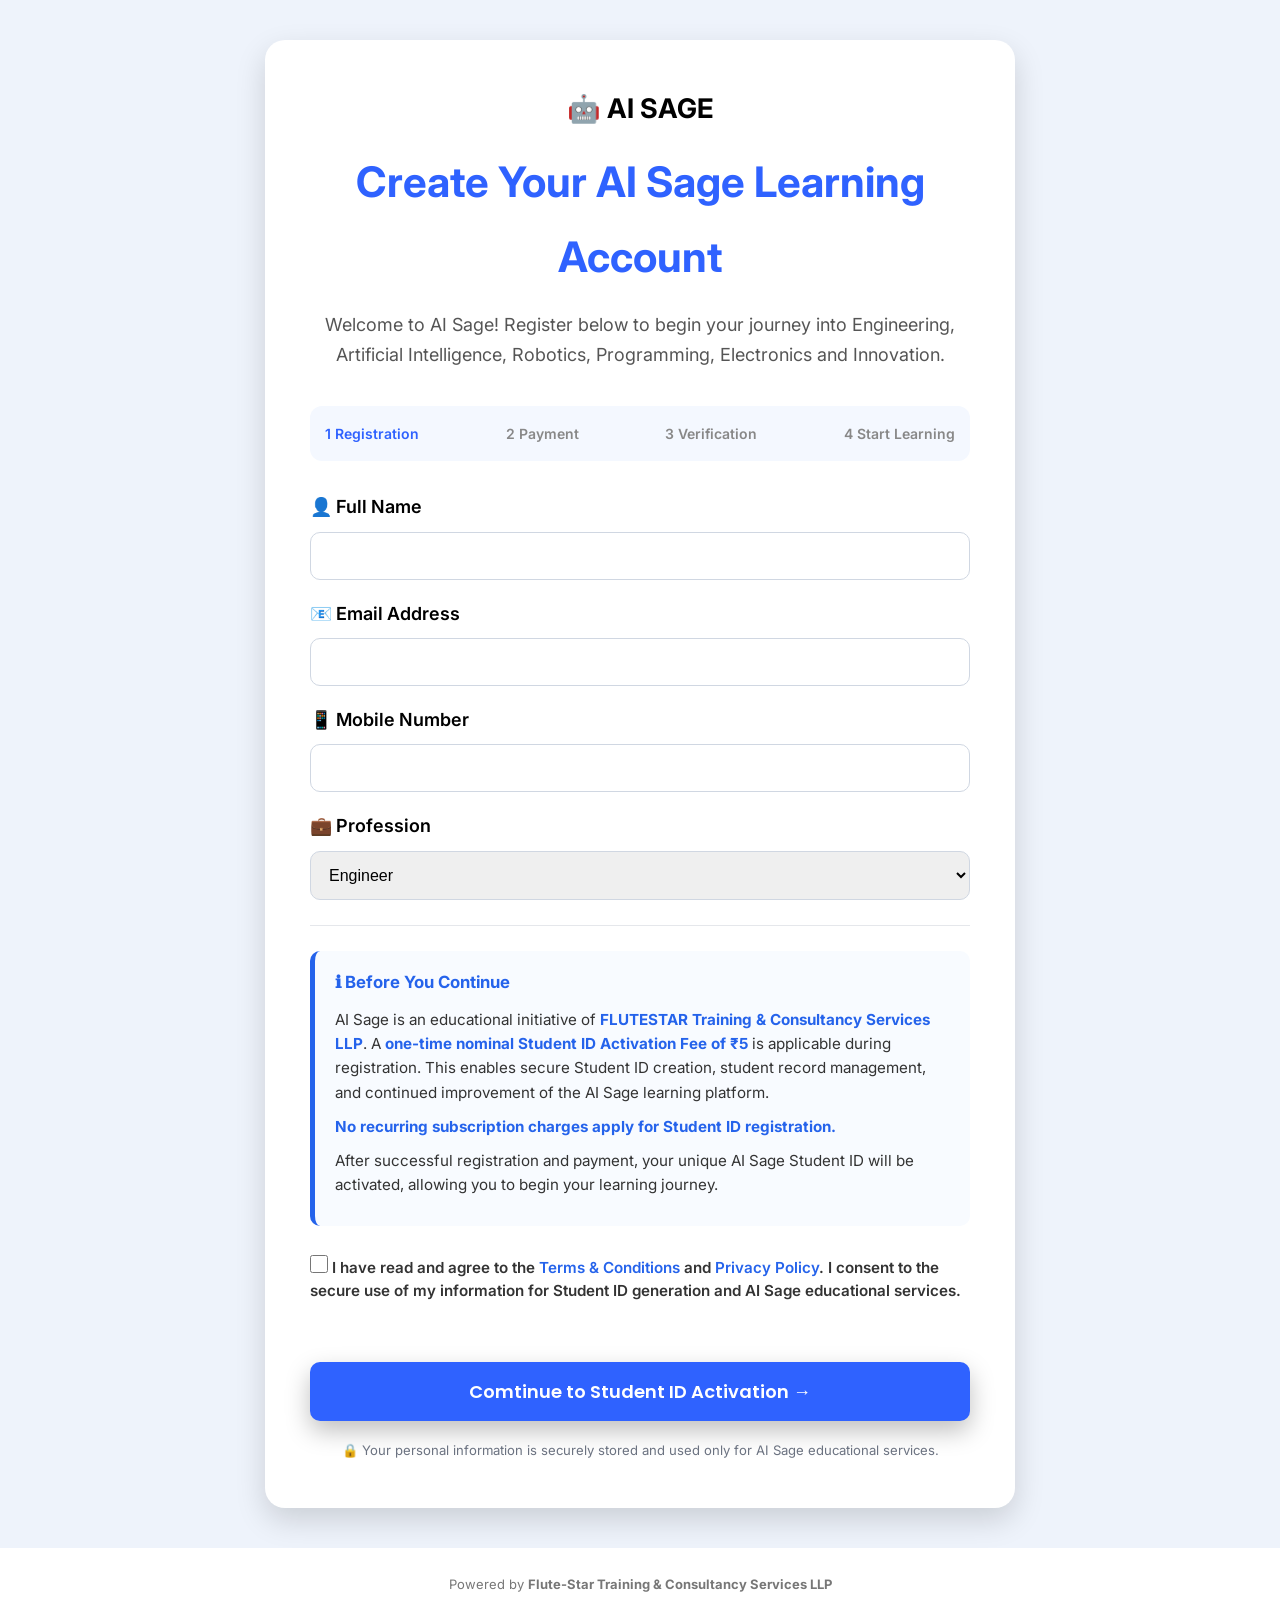
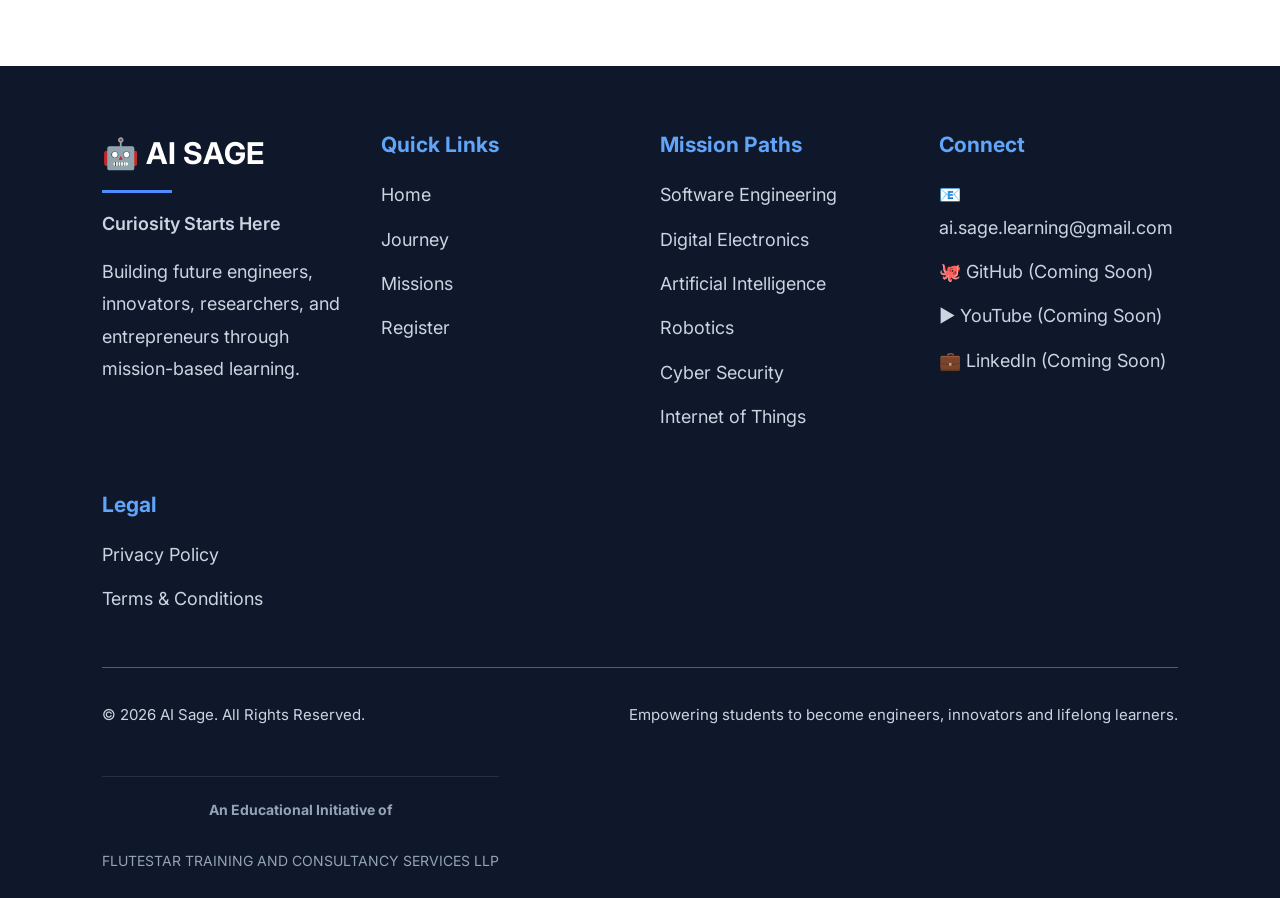
<file: register.html>
<!DOCTYPE html>
<html lang="en">

<head>

    <meta charset="UTF-8">
    <meta name="viewport"
          content="width=device-width, initial-scale=1.0">

    <title>AI Sage</title>

    <!-- Google Fonts -->

    <link rel="preconnect"
          href="https://fonts.googleapis.com">

    <link rel="preconnect"
          href="https://fonts.gstatic.com"
          crossorigin>

    <link href="https://fonts.googleapis.com/css2?family=Inter:wght@400;500;600&family=Poppins:wght@500;600;700&display=swap"
          rel="stylesheet">

    <link rel="stylesheet"
          href="css/style.css">

</head>

<body>

<section class="register-section">

    <div class="register-card">

        <h1>🤖 AI SAGE</h1>

        <h2>Create Your AI Sage Learning Account</h2>

        <p class="register-subtitle">

            Welcome to AI Sage!

            Register below to begin your journey into Engineering,
            Artificial Intelligence, Robotics, Programming,
            Electronics and Innovation.

        </p>
        <div class="step-progress">

             <span class="active-step">

                       1 Registration

              </span>

              <span>

                       2 Payment

              </span>

              <span>

                     3 Verification

             </span>

            <span>

                    4 Start Learning

            </span>

        </div>



        <form id="registrationForm">

            <label for="name">

                👤 Full Name

            </label>

            <input
                type="text"
                id="name"
                required>

            <label for="email">

                📧 Email Address

            </label>

            <input
                type="email"
                id="email"
                required>

            <label for="mobile">

                📱 Mobile Number

            </label>

            <input
                type="tel"
                id="mobile"
                required>

            <label for="profession">

                💼 Profession

            </label>

            <select id="profession">

    <option>Student</option>
    <option selected>Engineer</option>
    <option>Teacher</option>
    <option>Professional</option>
    <option>Researcher</option>
    <option>Entrepreneur</option>
    <option>Other</option>

</select>


<hr class="form-divider">

<!-- =======================================
     Registration Information
======================================= -->

<div class="registration-note">


    <h3>ℹ Before You Continue</h3>

    <p>

        AI Sage is an educational initiative of
        <strong>FLUTESTAR Training & Consultancy Services LLP</strong>.

        A <strong>one-time nominal Student ID Activation Fee of ₹5</strong>
        is applicable during registration. This enables secure Student ID creation,
        student record management, and continued improvement of the AI Sage learning platform.

    </p>

    <p>

        <strong>No recurring subscription charges apply for Student ID registration.</strong>

    </p>

<p class="next-step">

After successful registration and payment,
your unique AI Sage Student ID will be activated,
allowing you to begin your learning journey.

</p>



</div>


<div class="consent-container">

    <label class="consent-checkbox">

        <input type="checkbox"
               id="consent"
               required>

        <span>

            I have read and agree to the
            <a href="terms.html" target="_blank">Terms &amp; Conditions</a>
            and
            <a href="privacy.html" target="_blank">Privacy Policy</a>.
            I consent to the secure use of my information
            for Student ID generation and AI Sage educational services.

        </span>

    </label>

</div>


<button
    type="submit"
    class="btn btn-primary">

    Comtinue to Student ID Activation →

</button>

<p class="secure-note">

🔒 Your personal information is securely stored and used
only for AI Sage educational services.

</p>

        </form>

    </div>

</section>

<script src="js/registration.js"></script>




<p class="footer-text">

Powered by <strong>Flute-Star Training & Consultancy Services LLP</strong>

</p>

<!-- ===========================================
                FOOTER
============================================ -->

<footer class="footer">

    <div class="footer-container">

        <!-- Column 1 -->
        <div class="footer-column">

            <h2>🤖 AI SAGE</h2>

            <p class="footer-tagline">
                Curiosity Starts Here
            </p>

            <p>
                Building future engineers,
                innovators, researchers,
                and entrepreneurs through
                mission-based learning.
            </p>

        </div>

        <!-- Column 2 -->
        <div class="footer-column">

            <h3>Quick Links</h3>

            <ul>

                <li><a href="index.html">Home</a></li>

                <li><a href="#journey">Journey</a></li>

                <li><a href="#missions">Missions</a></li>

                <li><a href="register.html">Register</a></li>

            </ul>

        </div>

        <!-- Column 3 -->
        <div class="footer-column">

            <h3>Mission Paths</h3>

            <ul>

                <li>Software Engineering</li>

                <li>Digital Electronics</li>

                <li>Artificial Intelligence</li>

                <li>Robotics</li>

                <li>Cyber Security</li>

                <li>Internet of Things</li>

            </ul>

        </div>

        <!-- Column 4 -->
        <div class="footer-column">

            <h3>Connect</h3>

            <ul>

                <li>📧 ai.sage.learning@gmail.com</li>

                <li>🐙 GitHub (Coming Soon)</li>

                <li>▶ YouTube (Coming Soon)</li>

                <li>💼 LinkedIn (Coming Soon)</li>

            </ul>

        </div>
        <!-- Column 5 -->
        <div class="footer-column">

                <h3>Legal</h3>

             <ul>

              <li>
            <a href="privacy.html">
                Privacy Policy
            </a>
             </li>

             <li>
            <a href="terms.html">
                Terms & Conditions
            </a>
             </li>

             </ul>

        </div>

    </div>

    <hr>

    <div class="footer-bottom">

        <p>
            © 2026 AI Sage. All Rights Reserved.
        </p>

        <p>
            Empowering students to become engineers,
            innovators and lifelong learners.
        </p>

        <div class="footer-powered">

            <strong>An Educational Initiative of</strong>

            <br><br>

            FLUTESTAR TRAINING AND CONSULTANCY SERVICES LLP

        </div>

    </div>

</footer>

</body>

</html>
</file>
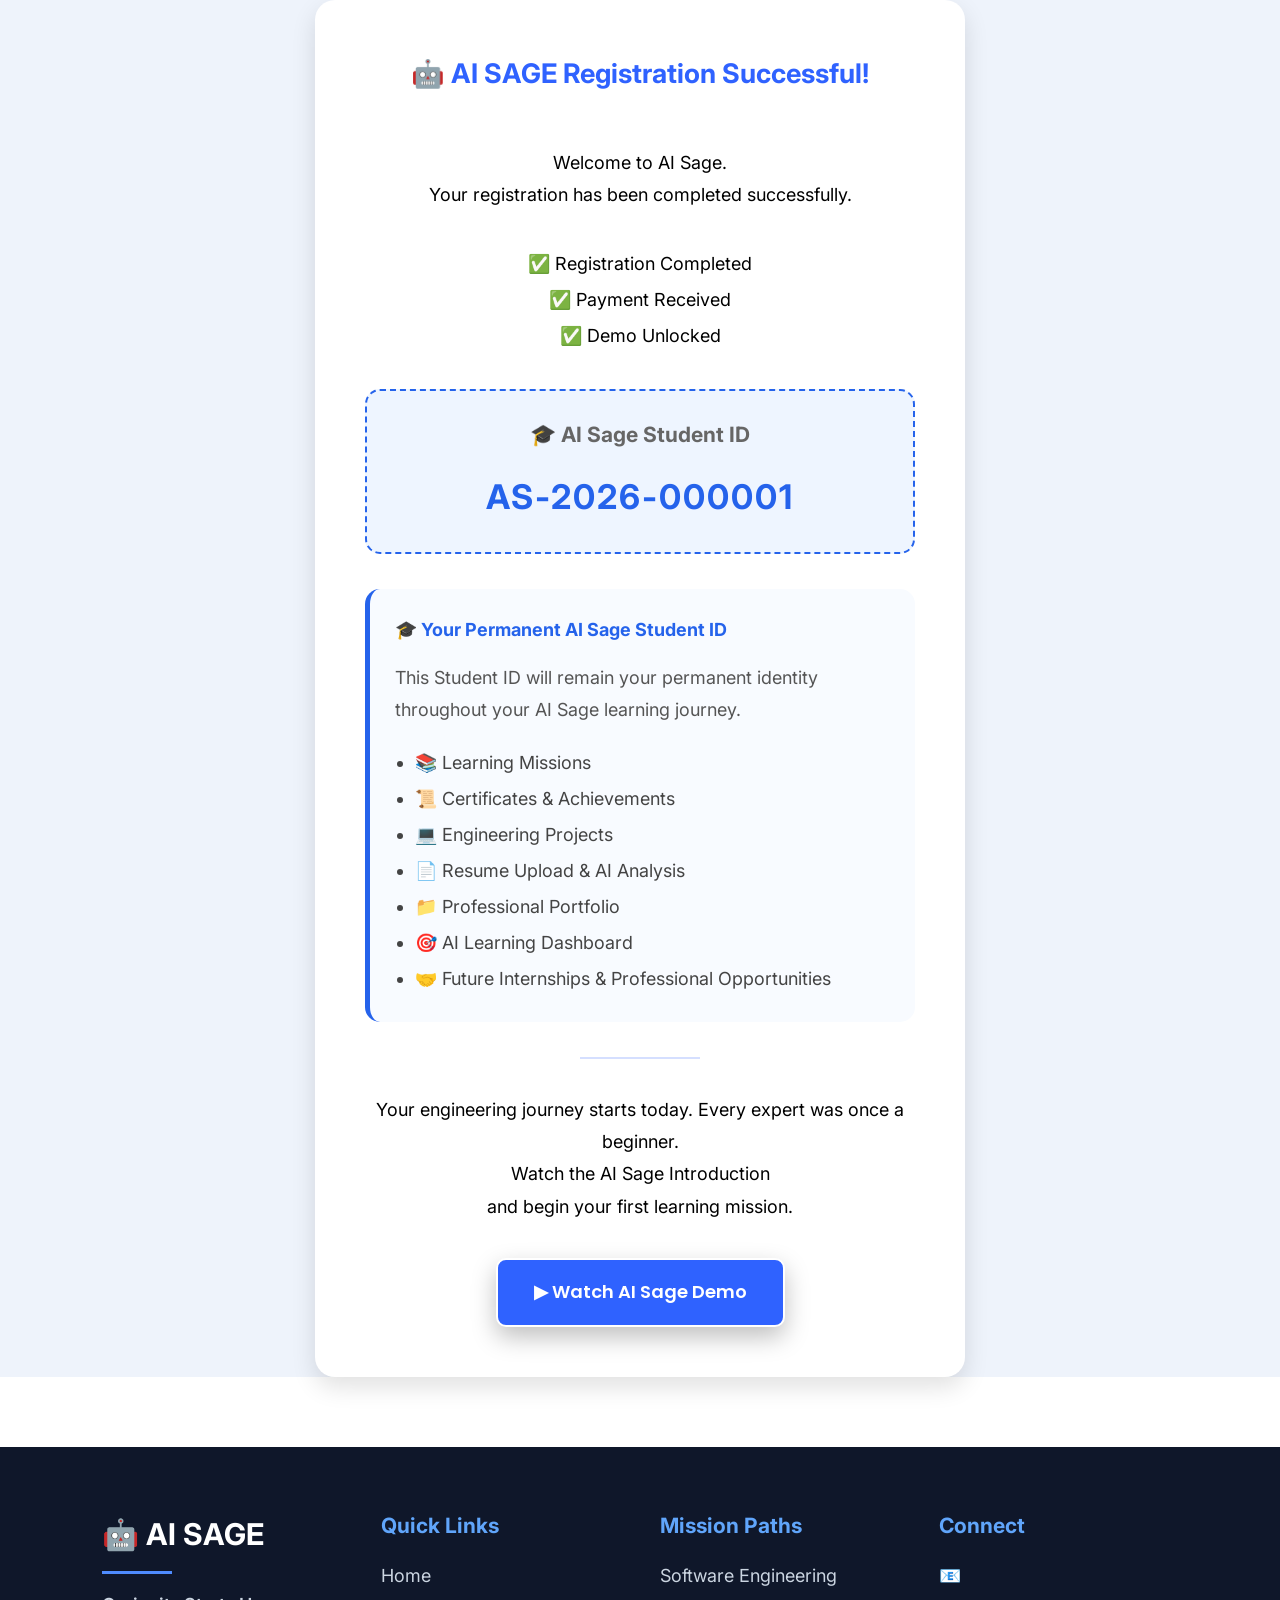
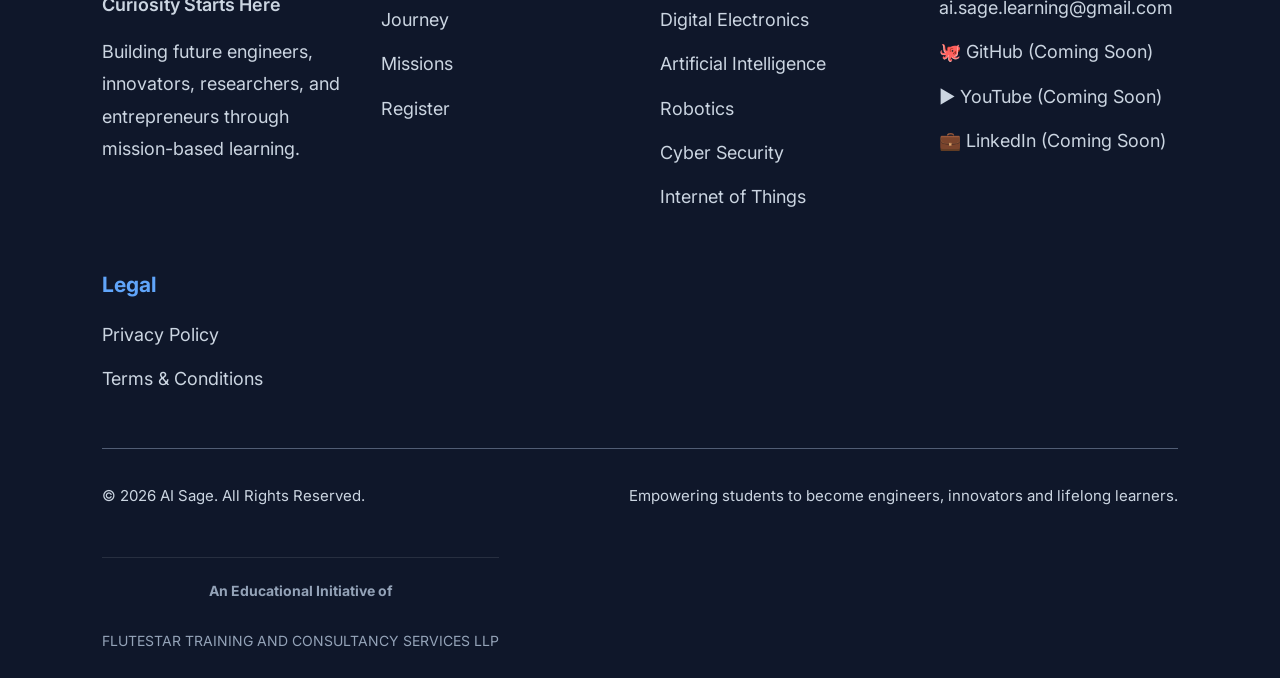
<file: success.html>
<!DOCTYPE html>
<html lang="en">

<head>

    <meta charset="UTF-8">
    <meta name="viewport"
          content="width=device-width, initial-scale=1.0">

    <title>AI Sage</title>

    <!-- Google Fonts -->

    <link rel="preconnect"
          href="https://fonts.googleapis.com">

    <link rel="preconnect"
          href="https://fonts.gstatic.com"
          crossorigin>

    <link href="https://fonts.googleapis.com/css2?family=Inter:wght@400;500;600&family=Poppins:wght@500;600;700&display=swap"
          rel="stylesheet">

    <link rel="stylesheet"
          href="css/style.css">

</head>

<body>

 <section class="success-section">

        <div class="success-card">

            <h1>
                <span class="success-icon">🤖 AI SAGE</span>
                 Registration Successful!
            </h1>

            <p>
                Welcome to AI Sage.<br>
                Your registration has been completed successfully.
            </p>

            <div class="success-list">

                <p>✅ Registration Completed</p>

                <p>✅ Payment Received</p>

                <p>✅ Demo Unlocked</p>

            </div>
            <div class="student-id-card">

                <h3>

                🎓 AI Sage Student ID

                </h3>

                <h2 id="studentID">

                    AS-2026-000001

                </h2>

                </div>

<div class="student-id-info">

    <h4>🎓 Your Permanent AI Sage Student ID</h4>

    <p>

        This Student ID will remain your permanent identity throughout your
        AI Sage learning journey.

    </p>

    <ul>

        <li>📚 Learning Missions</li>

        <li>📜 Certificates & Achievements</li>

        <li>💻 Engineering Projects</li>

        <li>📄 Resume Upload & AI Analysis</li>

        <li>📁 Professional Portfolio</li>

        <li>🎯 AI Learning Dashboard</li>

        <li>🤝 Future Internships & Professional Opportunities</li>

    </ul>

</div>





        <hr class="success-divider">

             Your engineering journey starts today.

             Every expert was once a beginner.


            <p class="success-message">

                Watch the AI Sage Introduction<br>

                and begin your first learning mission.

            </p>

            <a href="watch.html"
               class="btn btn-primary">

                ▶ Watch AI Sage Demo

            </a>

        </div>

    </section>
<!-- ===========================================
                FOOTER
============================================ -->

<footer class="footer">

    <div class="footer-container">

        <!-- Column 1 -->
        <div class="footer-column">

            <h2>🤖 AI SAGE</h2>

            <p class="footer-tagline">
                Curiosity Starts Here
            </p>

            <p>
                Building future engineers,
                innovators, researchers,
                and entrepreneurs through
                mission-based learning.
            </p>

        </div>

        <!-- Column 2 -->
        <div class="footer-column">

            <h3>Quick Links</h3>

            <ul>

                <li><a href="index.html">Home</a></li>

                <li><a href="#journey">Journey</a></li>

                <li><a href="#missions">Missions</a></li>

                <li><a href="register.html">Register</a></li>

            </ul>

        </div>

        <!-- Column 3 -->
        <div class="footer-column">

            <h3>Mission Paths</h3>

            <ul>

                <li>Software Engineering</li>

                <li>Digital Electronics</li>

                <li>Artificial Intelligence</li>

                <li>Robotics</li>

                <li>Cyber Security</li>

                <li>Internet of Things</li>

            </ul>

        </div>

        <!-- Column 4 -->
        <div class="footer-column">

            <h3>Connect</h3>

            <ul>

                <li>📧 ai.sage.learning@gmail.com</li>

                <li>🐙 GitHub (Coming Soon)</li>

                <li>▶ YouTube (Coming Soon)</li>

                <li>💼 LinkedIn (Coming Soon)</li>

            </ul>

        </div>
         <!-- Column 5 -->
        <div class="footer-column">

<h3>Legal</h3>

<ul>

<li>

<a href="privacy.html">

Privacy Policy

</a>

</li>

<li>

<a href="terms.html">

Terms & Conditions

</a>

</li>

</ul>

</div>


    </div>

    <hr>

    <div class="footer-bottom">

        <p>
            © 2026 AI Sage. All Rights Reserved.
        </p>

        <p>
            Empowering students to become engineers,
            innovators and lifelong learners.
        </p>

        <div class="footer-powered">

            <strong>An Educational Initiative of</strong>

            <br><br>

            FLUTESTAR TRAINING AND CONSULTANCY SERVICES LLP

        </div>

    </div>

</footer>




<script src="js/success.js"></script>

</body>

</html>
</file>
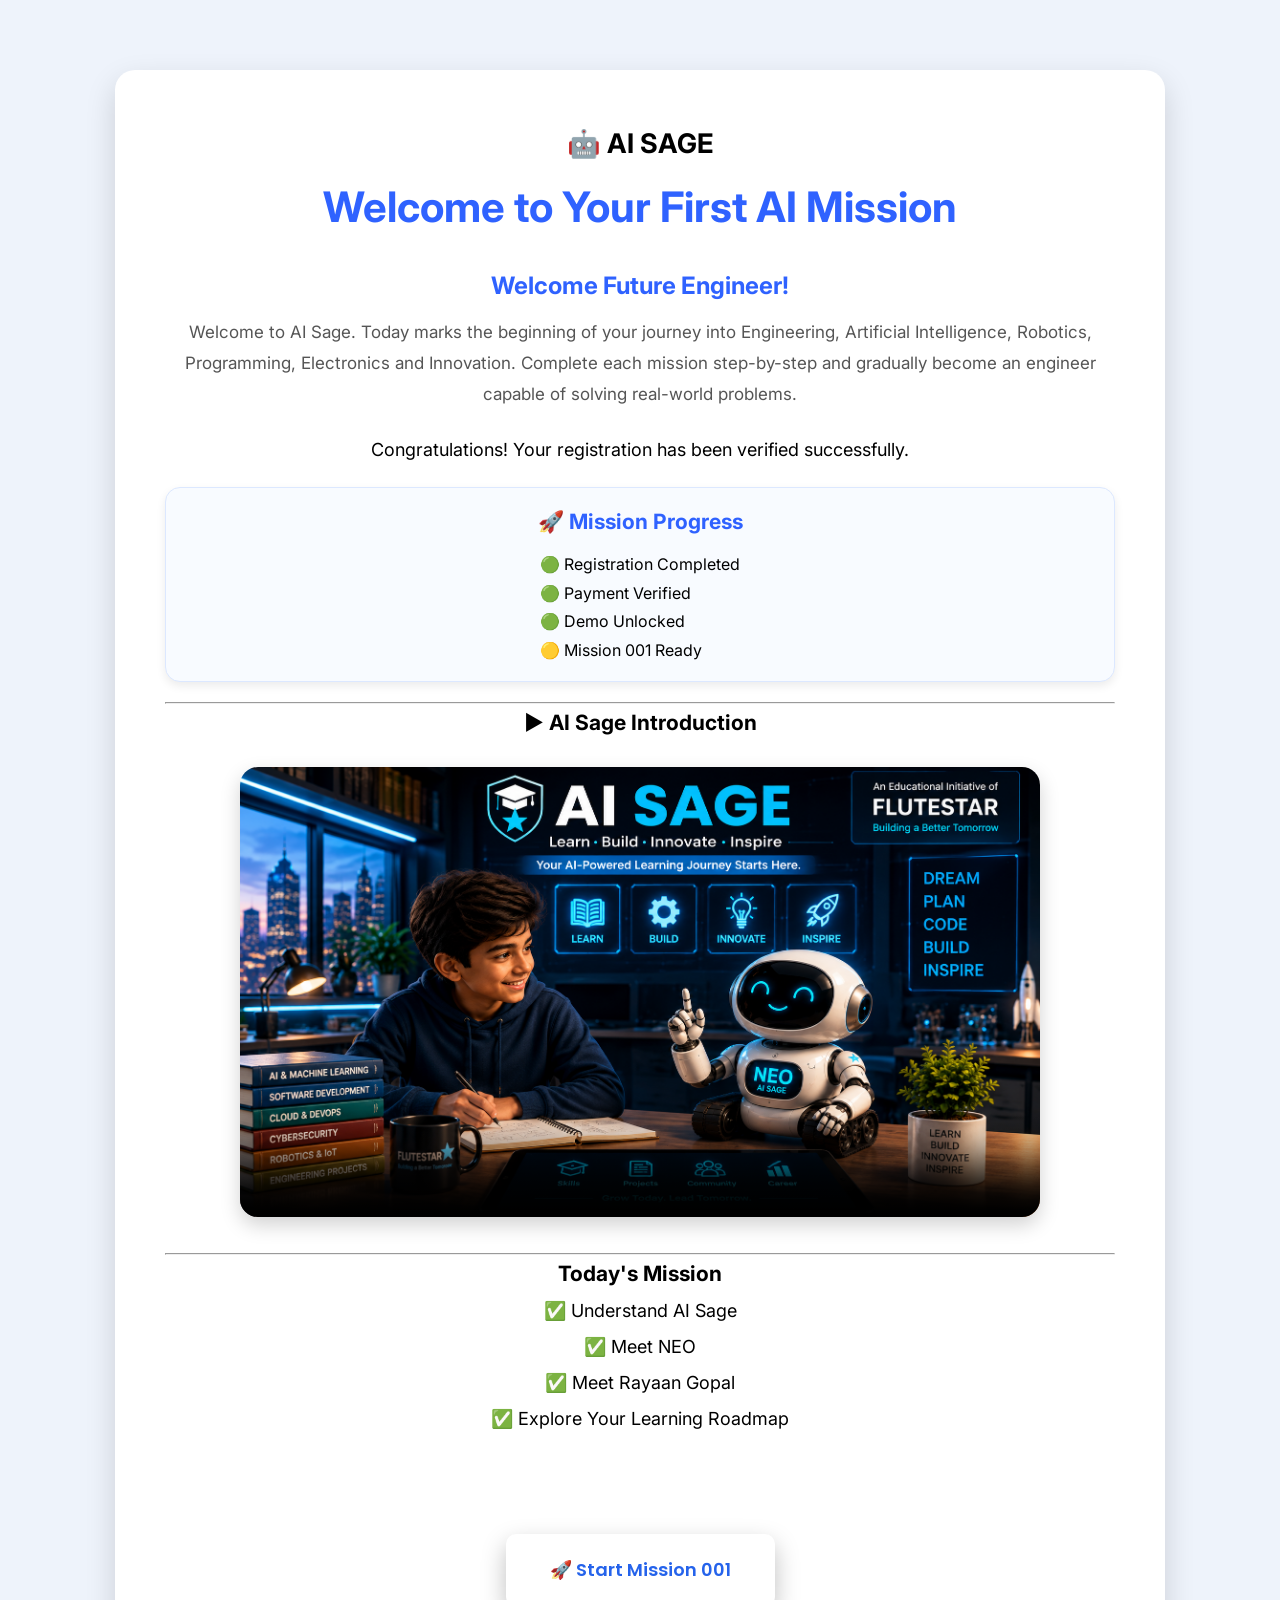
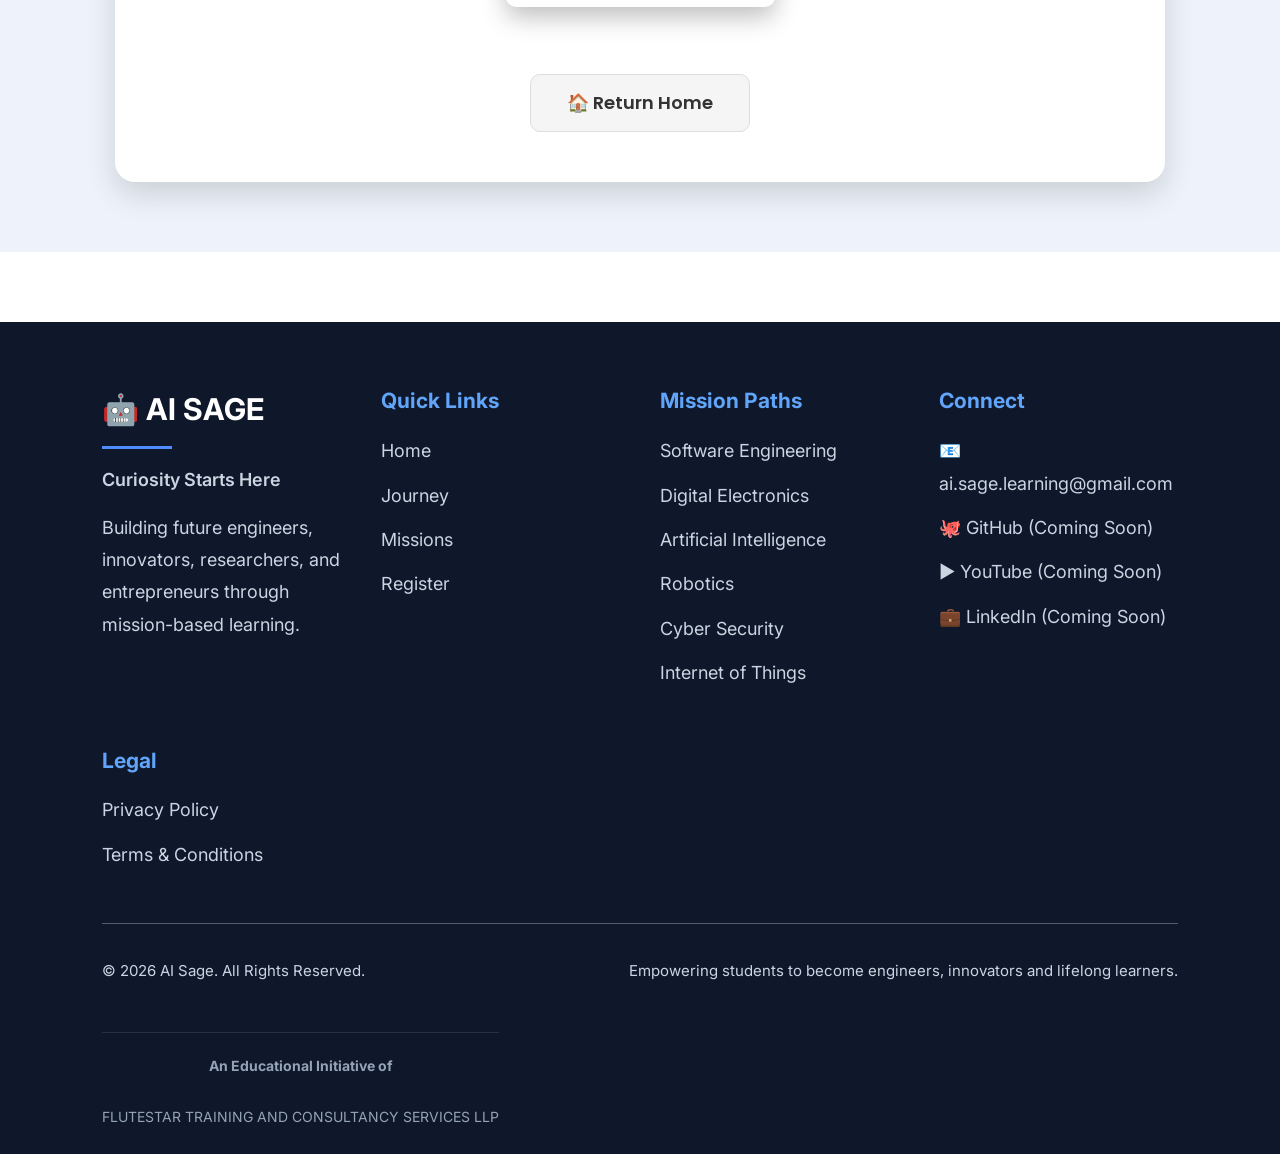
<file: watch.html>
<!DOCTYPE html>
<html lang="en">

<head>

    <meta charset="UTF-8">
    <meta name="viewport"
          content="width=device-width, initial-scale=1.0">

    <title>AI Sage</title>

    <!-- Google Fonts -->

    <link rel="preconnect"
          href="https://fonts.googleapis.com">

    <link rel="preconnect"
          href="https://fonts.gstatic.com"
          crossorigin>

    <link href="https://fonts.googleapis.com/css2?family=Inter:wght@400;500;600&family=Poppins:wght@500;600;700&display=swap"
          rel="stylesheet">

    <link rel="stylesheet"
          href="css/style.css">

</head>

<body>

<section class="watch-section">

<div class="watch-card">

<h1>🤖 AI SAGE</h1>

<h2>

Welcome to Your First AI Mission

</h2>

<h3 class="welcome-heading">

Welcome Future Engineer!

</h3>


<p class="welcome-message">

Welcome to AI Sage.

Today marks the beginning of your journey into Engineering,
Artificial Intelligence, Robotics, Programming,
Electronics and Innovation.

Complete each mission step-by-step and gradually become
an engineer capable of solving real-world problems.

</p>



<p>

Congratulations! Your registration has been verified successfully.

</p>

<div class="progress-card">

<h3>🚀 Mission Progress</h3>

<ul class="progress-list">

<li>🟢 Registration Completed</li>

<li>🟢 Payment Verified</li>

<li>🟢 Demo Unlocked</li>

<li>🟡 Mission 001 Ready</li>

</ul>

</div>

<hr>

<h3>

▶ AI Sage Introduction

</h3>

<video

controls

width="700"

poster="images/video_thumbnail.png">

<source

src="videos/intro.mp4"

type="video/mp4">

Your browser does not support HTML5 Video.

</video>

<hr>

<h3>

Today's Mission

</h3>

<ul class="mission-list">

<li>✅ Understand AI Sage</li>

<li>✅ Meet NEO</li>

<li>✅ Meet Rayaan Gopal</li>

<li>✅ Explore Your Learning Roadmap</li>

</ul>

<br>

<div class="mission-buttons">

<a href="mission001.html"
class="btn btn-primary">

🚀 Start Mission 001

</a>

<br><br>

<a href="index.html"
class="btn btn-secondary">

🏠 Return Home

</a>

</div>
</div>

</section>

<!-- ===========================================
                FOOTER
============================================ -->

<footer class="footer">

    <div class="footer-container">

        <!-- Column 1 -->
        <div class="footer-column">

            <h2>🤖 AI SAGE</h2>

            <p class="footer-tagline">
                Curiosity Starts Here
            </p>

            <p>
                Building future engineers,
                innovators, researchers,
                and entrepreneurs through
                mission-based learning.
            </p>

        </div>

        <!-- Column 2 -->
        <div class="footer-column">

            <h3>Quick Links</h3>

            <ul>

                <li><a href="index.html">Home</a></li>

                <li><a href="#journey">Journey</a></li>

                <li><a href="#missions">Missions</a></li>

                <li><a href="register.html">Register</a></li>

            </ul>

        </div>

        <!-- Column 3 -->
        <div class="footer-column">

            <h3>Mission Paths</h3>

            <ul>

                <li>Software Engineering</li>

                <li>Digital Electronics</li>

                <li>Artificial Intelligence</li>

                <li>Robotics</li>

                <li>Cyber Security</li>

                <li>Internet of Things</li>

            </ul>

        </div>

        <!-- Column 4 -->
        <div class="footer-column">

            <h3>Connect</h3>

            <ul>

                <li>📧 ai.sage.learning@gmail.com</li>

                <li>🐙 GitHub (Coming Soon)</li>

                <li>▶ YouTube (Coming Soon)</li>

                <li>💼 LinkedIn (Coming Soon)</li>

            </ul>

        </div>

            <!-- Column 5 -->
        <div class="footer-column">

<h3>Legal</h3>

<ul>

<li>

<a href="privacy.html">

Privacy Policy

</a>

</li>

<li>

<a href="terms.html">

Terms & Conditions

</a>

</li>

</ul>

</div>







    </div>

    <hr>

    <div class="footer-bottom">

        <p>
            © 2026 AI Sage. All Rights Reserved.
        </p>

        <p>
            Empowering students to become engineers,
            innovators and lifelong learners.
        </p>

        <div class="footer-powered">

            <strong>An Educational Initiative of</strong>

            <br><br>

            FLUTESTAR TRAINING AND CONSULTANCY SERVICES LLP

        </div>

    </div>

</footer>




</body>

</html>
</file>
<file: css/style.css>
/* ===================================
   AI SAGE
   Version 0.2
=================================== */

*{
    margin:0;
    padding:0;
    box-sizing:border-box;
}

body{

    font-family:'Inter',sans-serif;

    font-size:18px;

    line-height:1.8;

}
/*==============================
Navigation
==============================*/

.navbar{

    position:fixed;

    top:0;

    left:0;

    width:100%;

    background:#0f172a;

    display:flex;

    justify-content:space-between;

    align-items:center;

    padding:18px 40px;

    z-index:1000;

}

.logo{

    color:white;

    font-size:34px;

    font-weight:700;

}

.logo span{

    color:#3B82F6;

}

.nav-links{

    display:flex;

    list-style:none;

    gap:35px;

}

.nav-links a{

    text-decoration:none;

    color:white;

    font-weight:bold;

}

.nav-links a:hover{

    color:#60a5fa;

}

/*==============================
Hero
==============================*/

/*=====================================
Hero
=====================================*/

.hero{

    min-height:90vh;

    display:flex;

    justify-content:center;

    align-items:center;

    text-align:center;

    background:linear-gradient(135deg,#16213E,#2563EB);

    color:white;

    padding:120px 40px;

}

.hero-content{

   max-width:1100px;

}

.hero h1{

    font-size:68px;

    font-family:'Poppins',sans-serif;

    margin-bottom:25px;

}

.hero h2{

    font-size:34px;

    font-weight:500;

    line-height:1.5;

    margin-bottom:35px;

}

.hero p{

    font-size:22px;

    line-height:2.2;

    margin-bottom:25px;

}

.hero-highlight{

    font-size:24px;

    font-weight:600;

    color:#FACC15;

    margin-top:20px;

}


.hero-buttons{

    margin-top:50px;

    display:flex;

    justify-content:center;

    gap:25px;

    flex-wrap:wrap;

}


.hero-list{

    list-style:none;

    margin:40px auto;

    width:fit-content;

    text-align:left;

    padding:0;

}

.hero-list li{


    font-size:20px;

    margin:18px 0;

    position:relative;

    padding-left:35px;

    line-height:1.8;

}

.hero-list li::before{

    content:"✓";

    color:#22C55E;

    font-weight:bold;

    position:absolute;

    left:0;

}


.hero-subtitle{

    display:flex;

    flex-direction:column;

    gap:10px;

    margin:35px 0;

}

.hero-subtitle p{

    font-family:'Poppins',sans-serif;

    font-size:34px;

    font-weight:500;

    margin:0;

}


.btn{

    display:inline-block;

    margin-top:35px;

    padding:18px 42px;

    border-radius:10px;

    text-decoration:none;

    font-family:'Poppins',sans-serif;

    font-size:18px;

    font-weight:600;

    transition:all .3s ease;

    cursor:pointer;

    min-width:220px;

    text-align:center;

}

.btn-primary{

    background:#ffffff;

    color:#2563EB;

    border:2px solid #ffffff;

    box-shadow:0 10px 25px rgba(0,0,0,.25);

}


.btn-primary:hover{

    background:#2563EB;

    color:#ffffff;

    border:2px solid #ffffff;

    transform:translateY(-4px);

}

.btn-secondary{

    background:transparent;

    color:white;

    border:2px solid white;

}

.btn-secondary:hover{

    background:white;

    color:#2563EB;

}


.btn:hover{

    background:#dbeafe;

    transform:translateY(-3px);

}


/*=====================================
Why AI Sage
=====================================*/

.why-ai{

    padding:90px 60px;

    background:white;

    text-align:center;

}

.why-ai h2{

    font-size:42px;

    color:#0f172a;

    margin-bottom:20px;

}

.section-text{

    font-size:20px;

    color:#475569;

    margin-bottom:60px;

}

section h2{

    font-size:42px;

    font-weight:700;

}

.success-section{

    min-height:100vh;

    display:flex;

    justify-content:center;

    align-items:center;

    background:#eef3fb;

}

.success-card{

    background:white;

    width:650px;

    padding:50px;

    border-radius:20px;

    text-align:center;

    box-shadow:0 10px 25px rgba(0,0,0,.12);

}

.success-card h1{

    color:#2f62ff;

    margin-bottom:48px;

}

.success-list{

    margin:35px 0;

    line-height:2;

    font-size:18px;

}


.success-badge{

    display:inline-block;

    background:#eafaf0;

    color:#1d7a3d;

    padding:10px 24px;

    border-radius:25px;

    font-weight:600;

    margin:25px 0;

}

.success-card .btn{

    background:#2f62ff;

    color:white;

    padding:16px 36px;

    border-radius:10px;

    text-decoration:none;

    font-weight:600;

    transition:.3s;

}

.success-card .btn:hover{

    background:#1f4fe0;

    transform:translateY(-3px);

}


.success-divider{

    width:120px;

    margin:35px auto;

    border:0;

    height:2px;

    background:#2f62ff;

    opacity:.2;

}



.sucess-icon
{
    font-size:55px;
}



.card-container{

    display:grid;

    grid-template-columns:repeat(auto-fit,minmax(250px,1fr));

    gap:30px;

}

.card{

    background:#f8fafc;

    padding:35px;

    border-radius:15px;

    transition:0.3s;

    box-shadow:0px 10px 25px rgba(0,0,0,0.08);

}

.card:hover{

    transform:translateY(-10px);

}

.card h3{

    margin-bottom:20px;

    color:#2563eb;

}

.card p{

    color:#475569;

    line-height:1.7;

}

/*=====================================
Learning Journey
=====================================*/

.journey{

    background:#eef4ff;

    padding:90px 60px;

    text-align:center;

}

.timeline{

    display:grid;

    grid-template-columns:repeat(auto-fit,minmax(220px,1fr));

    gap:30px;

    margin-top:60px;

}

.step{

    background:white;

    border-radius:15px;

    padding:30px;

    box-shadow:0 8px 20px rgba(0,0,0,0.08);

    transition:.3s;

}

.step:hover{

    transform:translateY(-8px);

}

.circle{

    width:70px;

    height:70px;

    background:#2563eb;

    color:white;

    border-radius:50%;

    display:flex;

    justify-content:center;

    align-items:center;

    font-size:28px;

    font-weight:bold;

    margin:auto;

    margin-bottom:20px;

}

.step h3{

    margin-bottom:15px;

    color:#0f172a;

}




.step p{

    color:#475569;

    line-height:1.6;

}

/*=====================================
Featured Missions
=====================================*/

.missions{

    padding:120px 80px;

    background:#f8fafc;

    text-align:center;

}

.mission-grid{

    display:grid;

    grid-template-columns:repeat(3,1fr);

    gap:35px;

    margin-top:60px;

}

.mission-card{

    background:#ffffff;

    border-radius:18px;

    padding:35px 25px;

    box-shadow:0 8px 25px rgba(0,0,0,0.08);

    display:flex;

    flex-direction:column;

    justify-content:space-between;

    align-items:center;

    min-height:360px;

    transition:0.3s;

}

.mission-card:hover{

    transform:translateY(-8px);

    box-shadow:0 18px 40px rgba(0,0,0,0.15);

}

.mission-icon{

    font-size:52px;

    margin-bottom:20px;

}

.mission-card h3{

    margin-bottom:20px;

    color:#2563EB;

}

.mission-card p{

    line-height:1.8;

    margin-bottom:30px;

}


/*=====================================
AI Sage by Numbers
=====================================*/

.stats{

    background:#ffffff;

    padding:120px 80px;

    text-align:center;

}

.stats-grid{

    display:grid;

    grid-template-columns:repeat(auto-fit,minmax(220px,1fr));

    gap:30px;

    margin-top:60px;

}

.stat-card{

    background:#f8fafc;

    border-radius:18px;

    padding:40px;

    box-shadow:0 10px 25px rgba(0,0,0,.08);

    transition:.3s;

}

.stat-card:hover{

    transform:translateY(-6px);

}

.stat-card h3{

    font-size:48px;

    color:#2563EB;

    margin-bottom:15px;

}

.stat-card p{

    font-size:18px;

    color:#475569;

}

.stat-icon{

    font-size:40px;

    margin-bottom:15px;

}

/*=============================================
                FOOTER
=============================================*/

.footer{

    background:#10182b;

    color:white;

    padding:70px 80px 25px;

}


.footer-container{

    display:grid;

    grid-template-columns:repeat(auto-fit,minmax(220px,1fr));

    gap:50px;

}


.footer-column h2{
    font-size:30px;
    color:#4f8cff;
    margin-bottom:20px;
}


.footer-column h2::after{

    content:"";

    display:block;

    width:70px;

    height:3px;

    background:#4f8cff;

    margin-top:10px;

}


.footer-column h3{

    margin-bottom:20px;

    color:#ffffff;

}


.footer-column p{

    color:#d0d6e5;

    line-height:1.8;

}


.footer-tagline{

    color:#ffd54f;

    font-weight:bold;

    margin-bottom:15px;

}


.footer-column ul{

    list-style:none;

    padding:0;

}


.footer-column li{

    margin-bottom:12px;

}


.footer-column a{

    transition:0.3s;

}

.footer-column a:hover{

    color:#4f8cff;

    padding-left:8px;

}

.footer hr{

    margin:45px 0 25px;

    border:none;

    height:1px;

    background:#33415c;

}


.footer-bottom{

    display:flex;

    justify-content:space-between;

    flex-wrap:wrap;

    gap:15px;

    color:#c5cde0;

    font-size:15px;

}

/*==============================
Payment Page
===============================*/

.payment-section{

padding:100px 20px;

display:flex;

justify-content:center;

background:#f4f7fc;

min-height:100vh;

}

.payment-card{

background:white;

padding:50px;

border-radius:20px;

max-width:500px;

width:100%;

text-align:center;

box-shadow:0 10px 30px rgba(0,0,0,0.15);

}

.payment-card img{

width:250px;

margin:25px auto;

display:block;

}

.payment-card input{

width:100%;

padding:12px;

margin-top:8px;

margin-bottom:20px;

}

/*=========================================
AI Sage Loading Screen
=========================================*/

.loading-box{

    display:none;

    position:fixed;

    top:0;

    left:0;

    width:100%;

    height:100%;

    background:rgba(0,0,0,0.65);

    z-index:9999;

    justify-content:center;

    align-items:center;

    flex-direction:column;

    color:white;

    font-family:Poppins, sans-serif;

}

.progress-bar{

    width:320px;

    height:16px;

    background:#ddd;

    border-radius:30px;

    margin-top:25px;

    overflow:hidden;

}

.progress-fill{

    width:0%;

    height:100%;

    background:#3b82f6;

    animation:loadingAnimation 2s linear infinite;

}

@keyframes loadingAnimation{

    0%{

        width:0%;

    }

    100%{

        width:100%;

    }

}

/*=========================================
Watch Demo Page
=========================================*/

.watch-section{

    display:flex;

    justify-content:center;

    padding:70px 20px;

    background:#eef3fb;

}

.watch-card{

    background:white;

    max-width:1050px;

    width:100%;

    padding:50px;

    border-radius:20px;

    text-align:center;

    box-shadow:0 12px 30px rgba(0,0,0,.15);

}

.watch-card h2{

    color:#2f62ff;

    margin-bottom:20px;

}

.watch-card video{

    width:100%;

    max-width:800px;

    border-radius:18px;

    margin:25px 0;

    box-shadow:0 8px 20px rgba(0,0,0,.18);

}

.mission-list{

    list-style:none;

    padding:0;

    font-size:18px;

    line-height:2;

}

/*=========================================
Welcome Message
=========================================*/

.welcome-heading{

    color:#2f62ff;

    margin-top:20px;

    margin-bottom:10px;

    font-size:24px;

}

.welcome-message{

    font-size:17px;

    line-height:1.8;

    color:#555;

    margin-bottom:25px;

}

/*=========================================
Mission Progress Card
=========================================*/

.progress-card{

    background:#f8fbff;

    border:1px solid #dce8ff;

    border-radius:15px;

    padding:15px 20px;

    margin:20px 0;

    box-shadow:0 4px 10px rgba(0,0,0,.08);

}

.progress-card h3{

    color:#2f62ff;

    margin:0 0 10px 0;

}

.progress-list{

    list-style:none;

    padding:0;

    margin:0;

    display:inline-block;

    text-align:left;

}

.progress-list li{

    padding:3px 0;

    font-size:16px;

    line-height:1.4;

}

/*=========================================
Mission Buttons
=========================================*/

.mission-buttons{

    margin-top:30px;

}

.btn-secondary{

    display:inline-block;

    padding:12px 24px;

    border-radius:10px;

    background:#f5f5f5;

    color:#333;

    text-decoration:none;

    font-weight:600;

    border:1px solid #ddd;

    transition:.3s;

}

.btn-secondary:hover{

    background:#e9e9e9;

}

/*=========================================
Registration Page
=========================================*/

.register-section{

    display:flex;

    justify-content:center;

    align-items:center;

    min-height:100vh;

    background:#eef3fb;

    padding:40px 20px;

}

.register-card{

    background:white;

    width:100%;

    max-width:750px;

    padding:45px;

    border-radius:20px;

    box-shadow:0 12px 30px rgba(0,0,0,.15);

}

.register-card h1{

    text-align:center;

    margin-bottom:10px;

}

.register-card h2{

    text-align:center;

    color:#2f62ff;

    margin-bottom:15px;

}

.register-subtitle{

    text-align:center;

    color:#555;

    line-height:1.7;

    margin-bottom:35px;

}


.register-card label{

    display:block;

    margin-top:18px;

    margin-bottom:8px;

    font-weight:600;

}

.register-card input,

.register-card select{

    width:100%;

    padding:14px;

    border:1px solid #d0d7e2;

    border-radius:10px;

    font-size:16px;

    box-sizing:border-box;

    transition:.3s;

}

.register-card input:focus,

.register-card select:focus{

    outline:none;

    border-color:#2f62ff;

    box-shadow:0 0 8px rgba(47,98,255,.20);

}

.register-card button{

    width:100%;

    margin-top:35px;

    padding:16px;

    border:none;

    border-radius:10px;

    background:#2f62ff;

    color:white;

    font-size:18px;

    font-weight:600;

    cursor:pointer;

    transition:.3s;

}

.register-card button:hover{

    background:#1f4ed8;

    transform:translateY(-2px);

}

/*=========================================
Registration Progress
=========================================*/

.step-progress{

    display:flex;

    justify-content:space-between;

    margin:30px 0;

    padding:15px;

    background:#f4f8ff;

    border-radius:12px;

    font-size:14px;

    font-weight:600;

}

.step-progress span{

    color:#888;

}

.active-step{

    color:#2f62ff !important;

}

.footer-text{

    margin-top:25px;

    text-align:center;

    color:#777;

    font-size:13px;

}

/*=========================================================
                    FOOTER
=========================================================*/

.footer{

    background:#0f172a;

    color:#ffffff;

    padding:60px 8% 25px;

    margin-top:70px;

}

.footer-container{

    display:grid;

    grid-template-columns:repeat(auto-fit,minmax(220px,1fr));

    gap:40px;

}

.footer-column h2{

    margin-bottom:15px;

    color:#ffffff;

}

.footer-column h3{

    margin-bottom:15px;

    color:#60a5fa;

}

.footer-tagline{

    color:#93c5fd;

    font-weight:600;

    margin-bottom:15px;

}

.footer-column p{

    color:#cbd5e1;

    line-height:1.8;

}

.footer-column ul{

    list-style:none;

    padding:0;

}

.footer-column ul li{

    margin-bottom:12px;

    color:#cbd5e1;

}

.footer-column a{

    color:#cbd5e1;

    text-decoration:none;

    transition:.3s;

}

.footer-column a:hover{

    color:#60a5fa;

}

.footer hr{

    margin:40px 0 25px;

    border:none;

    border-top:1px solid rgba(255,255,255,0.15);

}

.footer-bottom{

    text-align:center;

}

.footer-bottom p{

    margin:8px 0;

    color:#cbd5e1;

}

.footer-powered{

    margin-top:25px;

    padding-top:20px;

    border-top:1px solid rgba(255,255,255,0.10);

    font-size:14px;

    color:#94a3b8;

    line-height:1.8;

}

/*======================================
Registration Fee
======================================*/

.fee-box{

    background:#eef5ff;

    border-radius:15px;

    padding:20px;

    margin:25px 0;

}

.fee-box h1{

    color:#2563EB;

    font-size:52px;

    margin-bottom:10px;

}

.fee-box p{

    color:#555;

    line-height:1.8;

}

.student-id-card{

    margin:30px auto;

    padding:25px;

    border-radius:15px;

    background:#eef5ff;

    border:2px dashed #2563EB;

}

.student-id-card h3{

    color:#666;

    margin-bottom:12px;

}

.student-id-card h2{

    color:#2563EB;

    font-size:34px;

    letter-spacing:2px;

}

/*=========================================
Legal Footer
=========================================*/

.footer-column ul li a{

    color:#cbd5e1;

    text-decoration:none;

    transition:.3s;

}

.footer-column ul li a:hover{

    color:#60a5fa;

}

/*=========================================
Student ID Information
=========================================*/

.student-id-info{

    margin-top:35px;

    padding:25px;

    background:#f8fbff;

    border-radius:15px;

    border-left:5px solid #2563EB;

    text-align:left;

}

.student-id-info h4{

    color:#2563EB;

    margin-bottom:15px;

}

.student-id-info p{

    color:#555;

    line-height:1.8;

    margin-bottom:18px;

}

.student-id-info ul{

    margin-left:20px;

    color:#444;

    line-height:2;

}

.footer-version{

    margin-top:18px;

    color:#94a3b8;

    font-size:14px;

    letter-spacing:1px;

}

/*=========================================
About AI Sage
=========================================*/

.about-section{

    padding:90px 8%;

    background:white;

    text-align:center;

}

.about-section h2{

    color:#0F172A;

    margin-bottom:20px;

    font-size:42px;

}

.about-subtitle{

    color:#2563EB;

    font-size:22px;

    font-weight:600;

    margin-bottom:30px;

}

.about-section p{

    max-width:900px;

    margin:20px auto;

    line-height:2;

    color:#555;

}

/*=========================================
            OUR VISION
=========================================*/

.vision-section{

    padding:90px 8%;

    background:#F8FAFC;

    text-align:center;

}

.vision-section h2{

    font-size:42px;

    color:#0F172A;

    margin-bottom:20px;

}

.vision-subtitle{

    font-size:22px;

    color:#2563EB;

    font-weight:600;

    margin-bottom:30px;

}

.vision-section p{

    max-width:900px;

    margin:18px auto;

    line-height:2;

    color:#555;

}

/*=========================================
        FINAL CALL TO ACTION
=========================================*/

.cta-section{

    padding:90px 8%;
    background:linear-gradient(135deg,#0F172A,#2563EB);
    color:white;
    text-align:center;

}

.cta-container{

    max-width:1200px;
    margin:auto;

}

.cta-section h2{

        font-size:52px;
    margin-bottom:25px;
    font-weight:700;


}


.cta-description{

    font-size:22px;
    line-height:1.8;
    max-width:900px;
    margin:auto;
    margin-bottom:45px;

}

.cta-section p{

    font-size:20px;
    line-height:1.8;
    color:#E2E8F0;
    margin-bottom:40px;

}

.cta-buttons{

    display:flex;
    justify-content:center;
    gap:25px;
    flex-wrap:wrap;
     margin-top:45px;
}

.cta-buttons .btn{

    width:220px;

    height:60px;

    font-size:18px;

    display:flex;

    justify-content:center;

    align-items:center;

    white-space:nowrap;

}


/*=========================================
        CTA FLOW
=========================================*/

.registration-flow{

    display:flex;

    justify-content:center;

    align-items:center;

    gap:25px;

    flex-wrap:wrap;

    margin:50px 0;

}

.flow-step{

    width:260px;
    min-height:320px;

    padding:30px;

    display:flex;
    flex-direction:column;
    align-items:center;

    border-radius:18px;

    background:#fff;

    box-shadow:0 12px 30px rgba(0,0,0,.18);

}

.flow-step:hover{

    transform:translateY(-8px);

}

.flow-number{

    display:inline-flex;

    justify-content:center;

    align-items:center;

    width:60px;

    height:60px;

    border-radius:50%;

    background:#2563EB;

    color:white;

    font-size:28px;

    font-weight:bold;

    margin-bottom:15px;

}

.flow-step h4{

    margin-top:18px;

    margin-bottom:18px;

    color:#2563EB;

    min-height:45px;

    line-height:1.4;

    text-align:center;

}

.flow-step p{

    line-height:1.8;

    min-height:70px;

    color:#555;

    text-align:center;

}

.flow-arrow{

    font-size:42px;

    color:white;

    font-weight:bold;

    margin:0 15px;
}

.cta-note{

    max-width:850px;

    margin:40px auto 0;

    color:#E2E8F0;

    line-height:1.9;

    font-size:16px;

}

/*=========================================
CTA Improvements
=========================================*/

.cta-flow-title{

    margin-top:40px;

    margin-bottom:35px;

    font-size:30px;

    color:white;

    font-weight:600;

}

.price-tag{

    margin-top:auto;

    font-size:34px;

    color:#2563EB;

    font-weight:700;

}

.student-benefits{

    width:100%;

    max-width:600px;

    margin:50px auto 0;

    padding:35px;

    background:rgba(255,255,255,.12);

    border-radius:18px;

}

.student-benefits h3{

    color:white;

    margin-bottom:18px;

}

.student-benefits p{

    color:#E2E8F0;

    margin-bottom:30px;

}

.benefit-grid{

    display:grid;

    grid-template-columns:repeat(auto-fit,minmax(220px,1fr));

    gap:15px;

    margin-top:20px;

}

.benefit-grid div{

    background:white;

    color:#1E293B;

    padding:14px;

    border-radius:12px;

    font-weight:500;

}

.cta-divider{

    width:140px;

    margin:50px auto;

    border:none;

    border-top:2px solid rgba(255,255,255,.35);

}

.student-roadmap{

    width:420px;

    margin:35px auto;

}

.roadmap-item{

    background:#ffffff;

    color:#1e3a8a;
    
    width:320px;

    padding:16px;

    margin:12px auto;

    border-radius:10px;

    font-weight:600;

    text-align:center;

    box-shadow:0 6px 15px rgba(0,0,0,.12);

}

.roadmap-arrow{

    text-align:center;

    font-size:30px;

    color:#93c5fd;

    font-weight:bold;

}

.roadmap-destination{

    background:linear-gradient(135deg,#2563EB,#1D4ED8);

    color:white;

    padding:25px;

    border-radius:12px;

    text-align:center;

    font-size:18px;

    font-weight:600;

    margin-top:15px;

}

.version-badge{

    width:fit-content;

    margin:50px auto 20px;

    background:white;

    color:#2563EB;

    padding:10px 28px;

    border-radius:30px;

    font-weight:700;

    box-shadow:0 8px 18px rgba(0,0,0,.15);

}

.version-badge span{

    color:#64748B;

}

.journey-message{

    margin-top:30px;

    color:white;

    line-height:2;

    text-align:center;

    font-size:17px;

    max-width:700px;

    margin-left:auto;

    margin-right:auto;

}

/* ===========================================
   Registration Information Box
=========================================== */

.registration-note {

    margin: 25px 0;

    padding: 18px 20px;

    background: #f8fbff;

    border-left: 5px solid #2563eb;

    border-radius: 10px;

    text-align: left;

    font-size: 0.95rem;

    line-height: 1.6;

    color: #333;

}

.registration-note h3 {

    margin-bottom: 12px;

    color: #2563eb;

    font-size: 1.05rem;

}

.registration-note p {

    margin-bottom: 10px;

}

.secure-note {

    margin-top: 18px;

    text-align: center;

    font-size: 0.85rem;

    color: #666;

}

.registration-note strong{

    color:#2563eb;

    font-weight:700;

}

.form-divider{

    margin:25px 0;

    border:none;

    border-top:1px solid #e5e7eb;

}



/* ===========================================
   Consent Checkbox
=========================================== */

.consent-container{

    margin-top:25px;

    margin-bottom:25px;

}

.consent-checkbox{

    display:flex;

    align-items:flex-start;

    gap:10px;

    cursor:pointer;

    font-size:0.95rem;

    line-height:1.5;

    color:#333;

}

.consent-checkbox input{

    margin-top:4px;

    width:18px;

    height:18px;

    flex-shrink:0;

}

.consent-checkbox a{

    color:#2563eb;

    font-weight:600;

    text-decoration:none;

}

.consent-checkbox a:hover{

    text-decoration:underline;

}

.secure-note{

    font-size:0.82rem;

    color:#6b7280;

}
</file>
